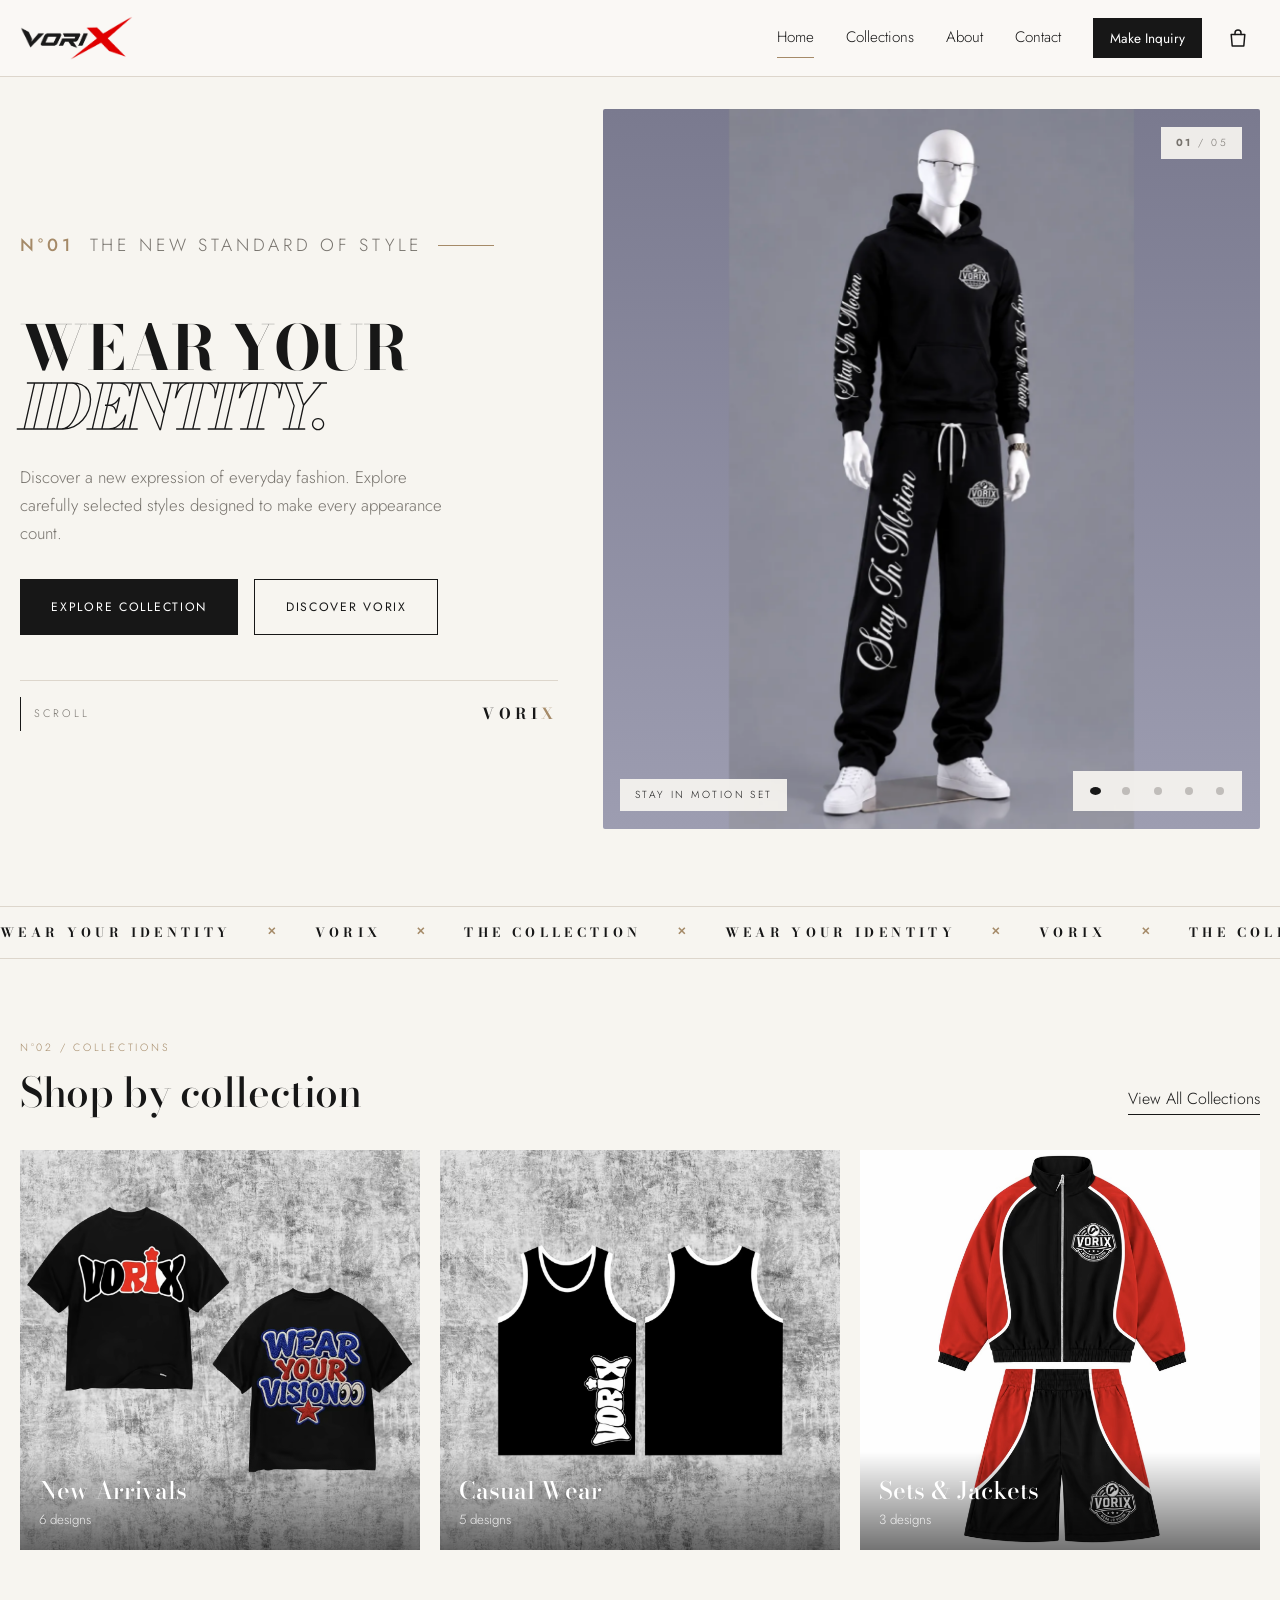
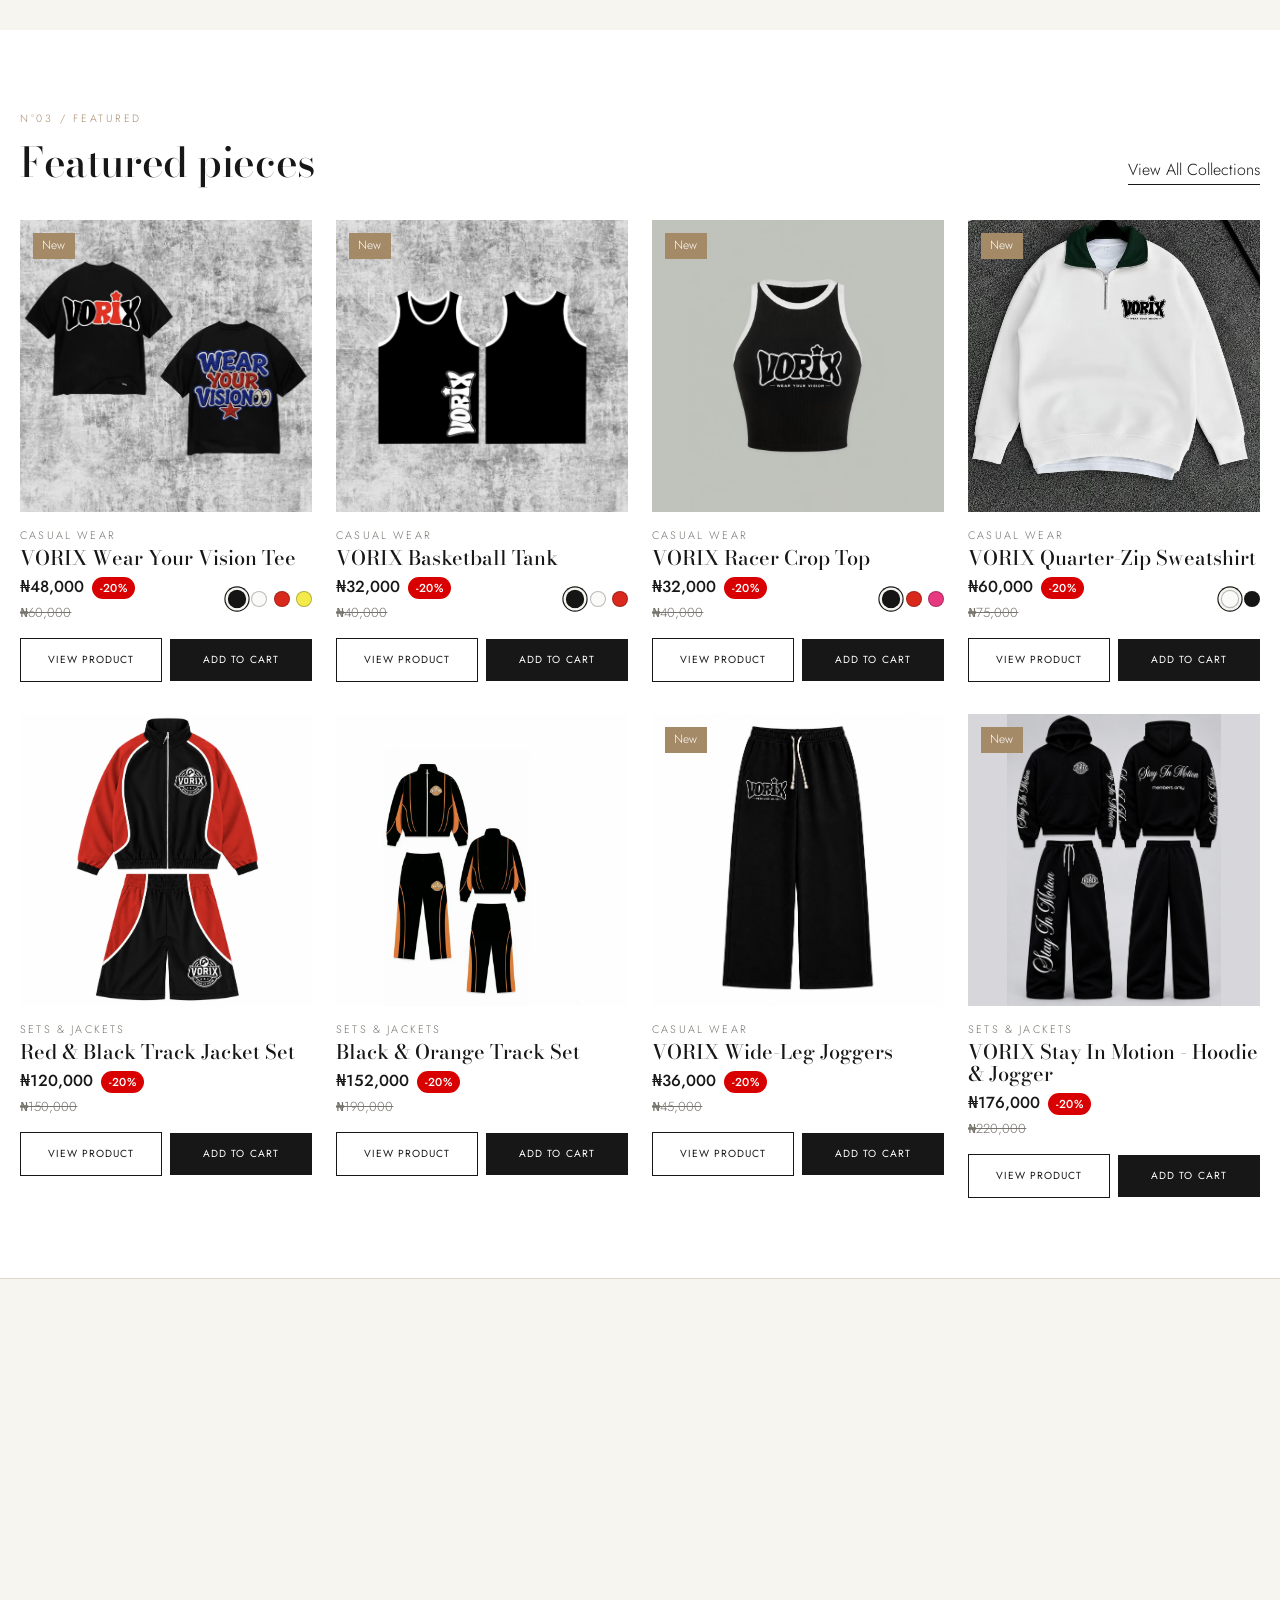
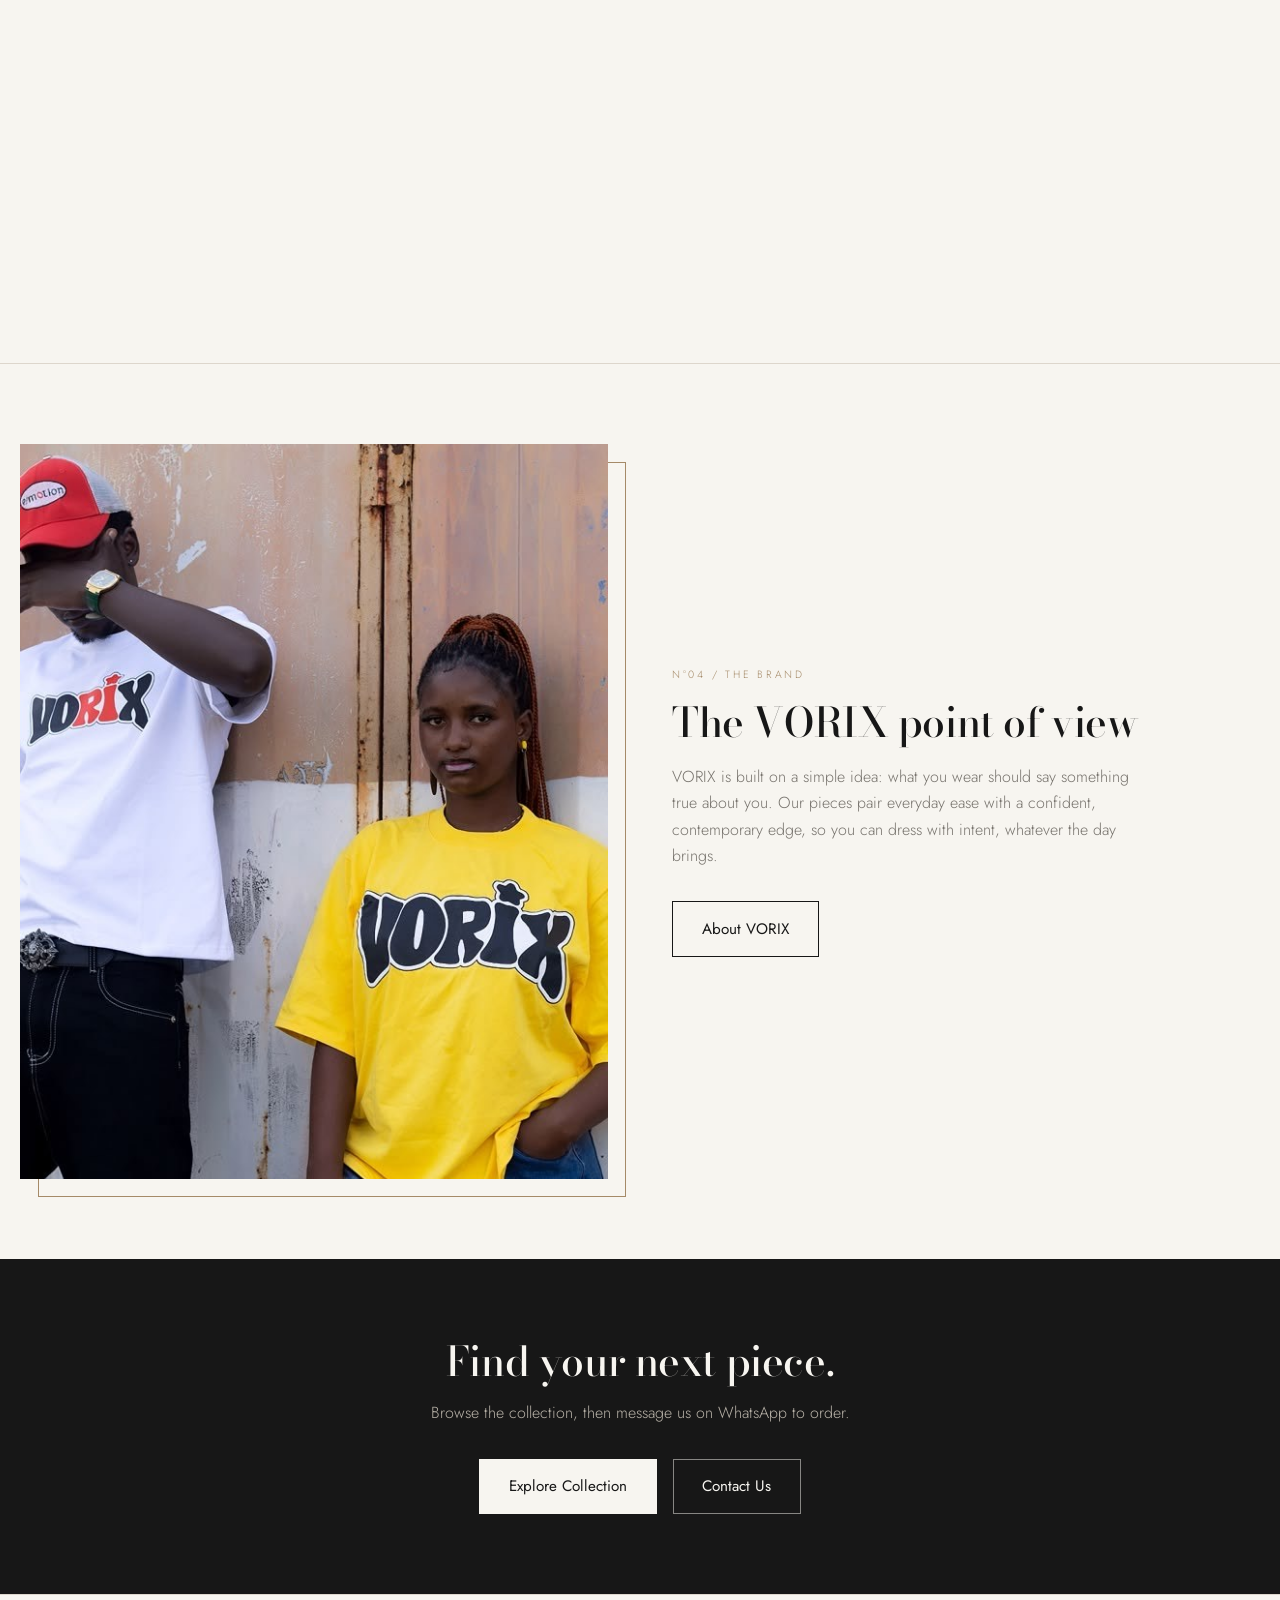
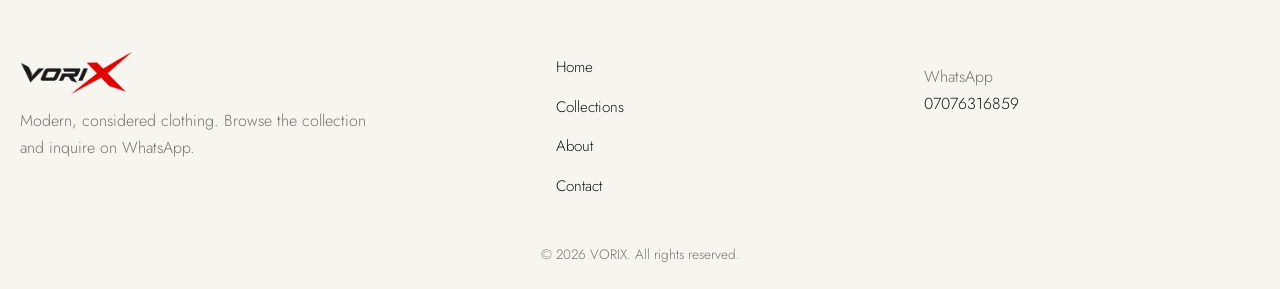
<file: index.html>
<!DOCTYPE html>
<html lang="en">
<head>
<meta charset="UTF-8">
<meta name="viewport" content="width=device-width, initial-scale=1">
<title>VORIX | Modern Fashion</title>
<meta name="description" content="VORIX is a modern fashion label. Explore the collection and inquire on WhatsApp.">
<meta property="og:title" content="VORIX | Modern Fashion">
<meta property="og:description" content="VORIX is a modern fashion label. Explore the collection and inquire on WhatsApp.">
<meta property="og:type" content="website">
<meta property="og:image" content="assets/images/mannequin/look-1.webp">
<link rel="icon" href="assets/icons/favicon.png">
<link rel="preconnect" href="https://fonts.googleapis.com">
<link rel="preconnect" href="https://fonts.gstatic.com" crossorigin>
<link href="https://fonts.googleapis.com/css2?family=Bodoni+Moda:ital,wght@0,500;0,700;1,500;1,700&family=Jost:wght@300;400;500&display=swap" rel="stylesheet">
<link rel="stylesheet" href="css/style.css">

<script>
function imgFallback(i){i.onerror=null;i.src='data:image/svg+xml;utf8,'+encodeURIComponent('<svg xmlns="http://www.w3.org/2000/svg" viewBox="0 0 400 500"><rect width="400" height="500" fill="#E8E2D9"/><text x="200" y="255" text-anchor="middle" font-family="Georgia,serif" font-size="28" letter-spacing="6" fill="#8A8178">VORIX</text></svg>');}
function fitImg(i){var t=i.naturalHeight/i.naturalWidth>1.18;i.classList.toggle('tall',t);i.parentElement.style.background=(t&&i.dataset.bg)?i.dataset.bg:'';}
function logoFallback(i){var s=document.createElement('span');s.className='wordmark';s.textContent='VORIX';i.replaceWith(s);}
</script>
</head>
<body>
<a class="skip" href="#main">Skip to content</a>
<header class="site-header">
  <div class="container bar">
    <a class="logo" href="index.html" aria-label="VORIX home"><img src="assets/images/logo.png" alt="VORIX" onerror="logoFallback(this)"></a>
    <nav id="nav" aria-label="Main">
      <a href="index.html" aria-current="page">Home</a>
      <a href="collections.html" >Collections</a>
      <a href="about.html" >About</a>
      <a href="contact.html" >Contact</a>
      <a class="btn btn-sm nav-cta" href="#" data-wa target="_blank" rel="noopener">Make Inquiry</a>
    </nav>
    <a class="cart-link" href="cart.html" aria-label="Shopping bag, empty"><svg viewBox="0 0 24 24" width="24" height="24" fill="none" stroke="currentColor" stroke-width="1.5" stroke-linecap="round" stroke-linejoin="round" aria-hidden="true" focusable="false"><path d="M5.2 8.5h13.6l-1 11.5H6.2l-1-11.5z"/><path d="M9 8.5V7a3 3 0 0 1 6 0v1.5"/></svg><span class="cart-badge" hidden>0</span></a>
    <button class="menu-btn" aria-label="Menu" aria-expanded="false" aria-controls="nav"><span></span><span></span></button>
  </div>
</header>
<main id="main">
<div class="hero-track" id="heroTrack">
<section class="hero">
  <div class="hero-grid">
    <div class="hero-text">
      <p class="label a-fade"><b>N°01</b> The new standard of style</p>
      <h1><span class="ln">WEAR YOUR</span><span class="ln"><em>IDENTITY.</em></span></h1>
      <p class="sub">Discover a new expression of everyday fashion. Explore carefully selected styles designed to make every appearance count.</p>
      <div class="btn-row"><a class="btn" href="collections.html">Explore Collection</a><a class="btn btn-ghost" href="about.html">Discover VORIX</a></div>
      <div class="hero-foot"><a class="scroll" href="#shop" aria-label="Scroll to collections"><i></i>Scroll</a><span class="sig">VORI<b>X</b></span></div>
    </div>
    <figure class="hero-photo" id="looks">
      <img class="look is-active" src="assets/images/mannequin/look-1.webp" alt="Black hoodie and joggers with Stay In Motion script" width="941" height="1671" data-name="Stay In Motion set" decoding="async" fetchpriority="high" onerror="imgFallback(this)">
      <img class="look" src="assets/images/mannequin/look-2.webp" alt="Black velour track set with orange panels" width="941" height="1671" data-name="Velour track set" decoding="async" loading="lazy" onerror="imgFallback(this)">
      <img class="look" src="assets/images/mannequin/look-3.webp" alt="Black ribbed tank with VORIX print and baggy black jeans" width="941" height="1671" data-name="Ribbed tank and baggy jeans" decoding="async" loading="lazy" onerror="imgFallback(this)">
      <img class="look" src="assets/images/mannequin/look-4.webp" alt="Red and black track jacket with matching shorts" width="941" height="1671" data-name="Track jacket and shorts" decoding="async" loading="lazy" onerror="imgFallback(this)">
      <img class="look" src="assets/images/mannequin/look-5.webp" alt="White quarter-zip sweatshirt with green collar and black jeans" width="941" height="1671" data-name="Quarter-zip and baggy jeans" decoding="async" loading="lazy" onerror="imgFallback(this)">
      <span class="idx"><b>01</b> / 05</span>
      <figcaption>Stay In Motion set</figcaption>
      <div class="look-dots" role="group" aria-label="Choose a look"><button type="button" aria-label="Show look 1: Stay In Motion set" aria-current="true"></button><button type="button" aria-label="Show look 2: Velour track set"></button><button type="button" aria-label="Show look 3: Ribbed tank and baggy jeans"></button><button type="button" aria-label="Show look 4: Track jacket and shorts"></button><button type="button" aria-label="Show look 5: Quarter-zip and baggy jeans"></button></div>
    </figure>
  </div>
</section>
</div>
<div class="marquee" aria-hidden="true"><div class="track"><span>WEAR YOUR IDENTITY</span><i>✕</i><span>VORIX</span><i>✕</i><span>THE COLLECTION</span><i>✕</i><span>WEAR YOUR IDENTITY</span><i>✕</i><span>VORIX</span><i>✕</i><span>THE COLLECTION</span><i>✕</i><span>WEAR YOUR IDENTITY</span><i>✕</i><span>VORIX</span><i>✕</i><span>THE COLLECTION</span><i>✕</i><span>WEAR YOUR IDENTITY</span><i>✕</i><span>VORIX</span><i>✕</i><span>THE COLLECTION</span><i>✕</i><span>WEAR YOUR IDENTITY</span><i>✕</i><span>VORIX</span><i>✕</i><span>THE COLLECTION</span><i>✕</i><span>WEAR YOUR IDENTITY</span><i>✕</i><span>VORIX</span><i>✕</i><span>THE COLLECTION</span><i>✕</i></div></div>
<section class="section" id="shop"><div class="container">
  <div class="sec-head reveal"><div><span class="eyebrow">N°02 / Collections</span><h2>Shop by collection</h2></div><a class="link" href="collections.html">View All Collections</a></div>
  <div class="tiles" id="home-collections"></div>
</div></section>
<section class="section alt"><div class="container">
  <div class="sec-head reveal"><div><span class="eyebrow">N°03 / Featured</span><h2>Featured pieces</h2></div><a class="link" href="collections.html">View All Collections</a></div>
  <div class="grid" id="home-featured"></div>
</div></section>
<section class="section social" id="social" aria-labelledby="social-title"><div class="container">
  <div class="soc-head reveal"><span class="eyebrow">STAY CONNECTED</span><h2 id="social-title">FOLLOW THE VORIX EXPERIENCE.</h2>
    <p>Discover our latest styles, explore new drops, and stay connected with VORIX across social media.</p></div>
  <div class="soc-grid">
    <a class="soc-card reveal" data-social="instagram" href="https://www.instagram.com/" target="_blank" rel="noopener noreferrer" aria-label="Follow VORIX on Instagram, opens in a new tab">
      <span class="soc-icon"><svg viewBox="0 0 24 24" width="30" height="30" fill="none" stroke="currentColor" stroke-width="1.6" stroke-linecap="round" stroke-linejoin="round" aria-hidden="true" focusable="false"><rect x="3" y="3" width="18" height="18" rx="5"/><circle cx="12" cy="12" r="4.2"/><circle cx="17.4" cy="6.6" r="1.1" fill="currentColor" stroke="none"/></svg></span>
      <span class="soc-name">INSTAGRAM</span>
      <span class="soc-text">Explore our latest looks, collections and fashion inspiration.</span>
      <span class="soc-cta">Follow on Instagram <b aria-hidden="true">&#8599;</b></span>
    </a>
    <a class="soc-card reveal" data-social="tiktok" href="https://www.tiktok.com/" target="_blank" rel="noopener noreferrer" aria-label="Follow VORIX on TikTok, opens in a new tab">
      <span class="soc-icon"><svg viewBox="0 0 24 24" width="28" height="28" fill="currentColor" aria-hidden="true" focusable="false"><path d="M12.53.02c1.31-.02 2.61-.01 3.91-.02.08 1.53.63 3.09 1.75 4.17 1.12 1.11 2.7 1.62 4.24 1.79v4.03c-1.44-.05-2.89-.35-4.2-.97-.57-.26-1.1-.59-1.62-.93-.01 2.92.01 5.84-.02 8.75-.08 1.4-.54 2.79-1.35 3.94-1.31 1.92-3.58 3.17-5.91 3.21-1.43.08-2.86-.31-4.08-1.03-2.02-1.19-3.44-3.37-3.65-5.71-.02-.5-.03-1-.01-1.49.18-1.9 1.12-3.72 2.58-4.96 1.66-1.44 3.98-2.13 6.15-1.72.02 1.48-.04 2.96-.04 4.44-.99-.32-2.15-.23-3.02.37-.63.41-1.11 1.04-1.36 1.75-.21.51-.15 1.07-.14 1.61.24 1.64 1.82 3.02 3.5 2.87 1.12-.01 2.19-.66 2.77-1.61.19-.33.4-.67.41-1.06.1-1.79.06-3.57.07-5.36.01-4.03-.01-8.05.02-12.07z"/></svg></span>
      <span class="soc-name">TIKTOK</span>
      <span class="soc-text">Discover VORIX through videos, styling inspiration and new arrivals.</span>
      <span class="soc-cta">Follow on TikTok <b aria-hidden="true">&#8599;</b></span>
    </a>
    <a class="soc-card reveal" data-social="facebook" href="https://www.facebook.com/" target="_blank" rel="noopener noreferrer" aria-label="Follow VORIX on Facebook, opens in a new tab">
      <span class="soc-icon"><svg viewBox="0 0 24 24" width="28" height="28" fill="currentColor" aria-hidden="true" focusable="false"><path d="M13.5 22v-8.2h2.8l.5-3.3h-3.3V8.4c0-.95.4-1.7 1.8-1.7h1.6V3.8c-.3 0-1.3-.15-2.5-.15-2.6 0-4.3 1.6-4.3 4.4v2.45H7.3v3.3h2.8V22h3.4z"/></svg></span>
      <span class="soc-name">FACEBOOK</span>
      <span class="soc-text">Stay updated with VORIX news, collections and announcements.</span>
      <span class="soc-cta">Follow on Facebook <b aria-hidden="true">&#8599;</b></span>
    </a>
  </div>
</div></section>
<section class="section"><div class="container editorial">
  <div class="ed-img reveal"><img src="assets/images/brand/brand-01.jpg" alt="VORIX brand photography" loading="lazy" onerror="imgFallback(this)"></div>
  <div class="ed-text reveal"><span class="eyebrow">N°04 / The Brand</span><h2>The VORIX point of view</h2>
    <p>VORIX is built on a simple idea: what you wear should say something true about you. Our pieces pair everyday ease with a confident, contemporary edge, so you can dress with intent, whatever the day brings.</p>
    <a class="btn btn-ghost" href="about.html">About VORIX</a></div>
</div></section>
<section class="cta"><div class="container reveal"><h2>Find your next piece.</h2><p>Browse the collection, then message us on WhatsApp to order.</p>
  <div class="btn-row center"><a class="btn" href="collections.html">Explore Collection</a><a class="btn btn-ghost" href="contact.html">Contact Us</a></div></div></section>
</main>
<footer class="site-footer">
  <div class="container foot">
    <div><a class="logo" href="index.html"><img src="assets/images/logo.png" alt="VORIX" onerror="logoFallback(this)"></a>
      <p>Modern, considered clothing. Browse the collection and inquire on WhatsApp.</p></div>
    <nav aria-label="Footer"><a href="index.html">Home</a><a href="collections.html">Collections</a><a href="about.html">About</a><a href="contact.html">Contact</a></nav>
    <div><p>WhatsApp</p><a href="#" data-wa target="_blank" rel="noopener">07076316859</a></div>
  </div>
  <p class="copy">© <span class="year"></span> VORIX. All rights reserved.</p>
</footer>
<script src="js/products.js"></script>
<script src="js/supabase-config.js"></script>
<script src="js/store-sync.js"></script>
<script src="js/main.js"></script>
<script src="js/hero-looks.js"></script>

</body>
</html>
</file>
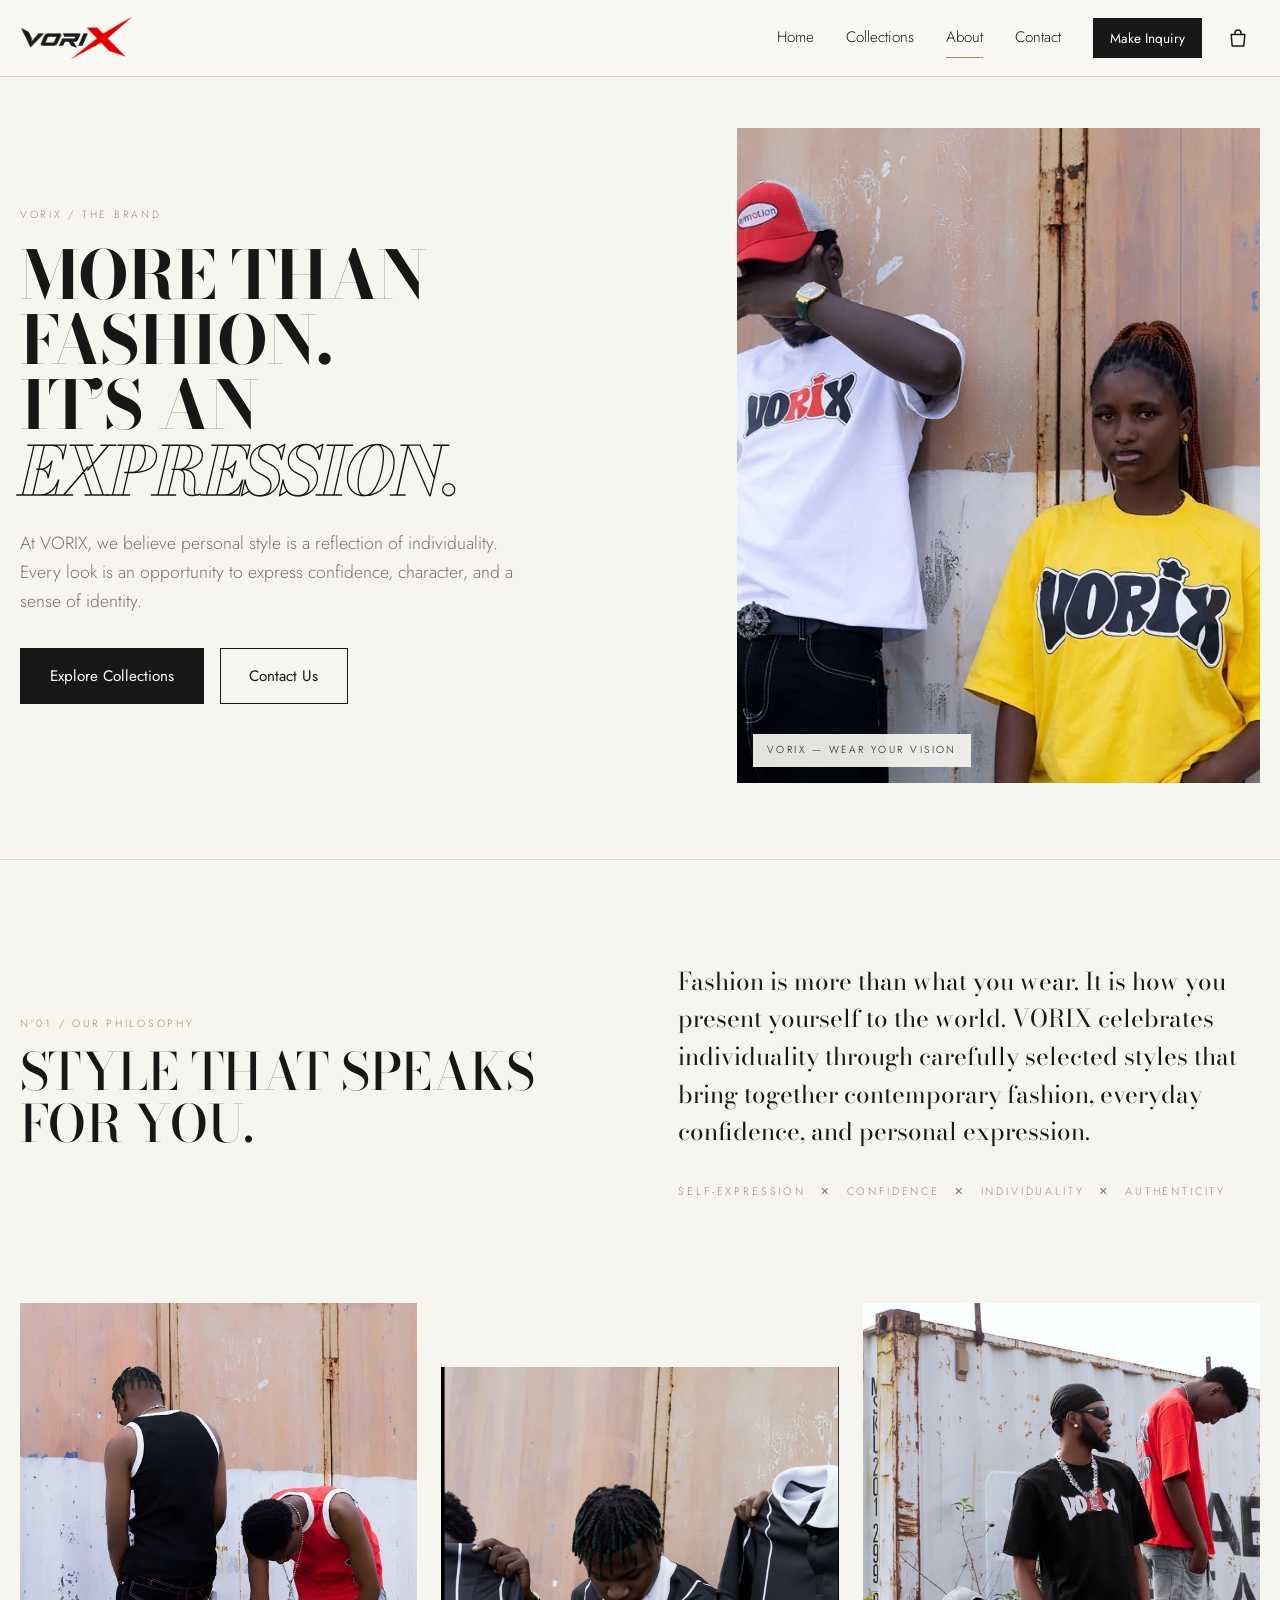
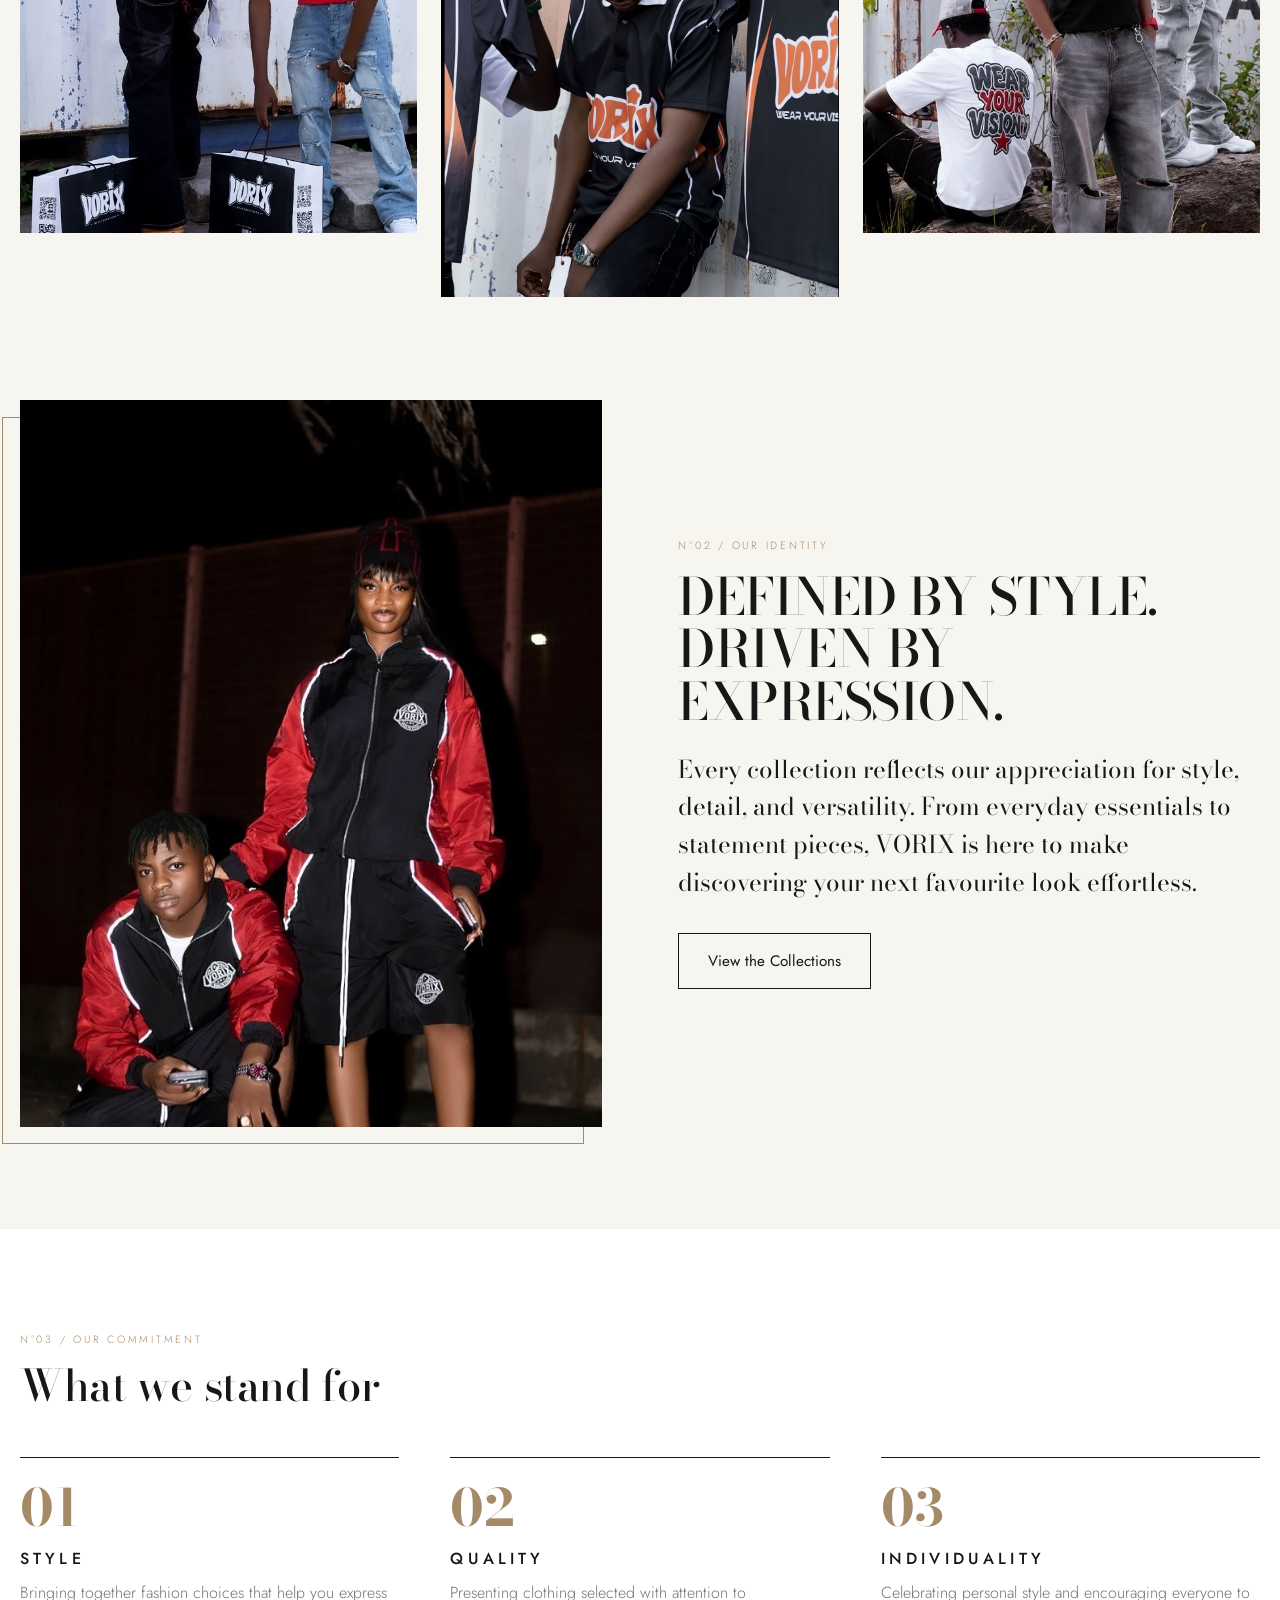
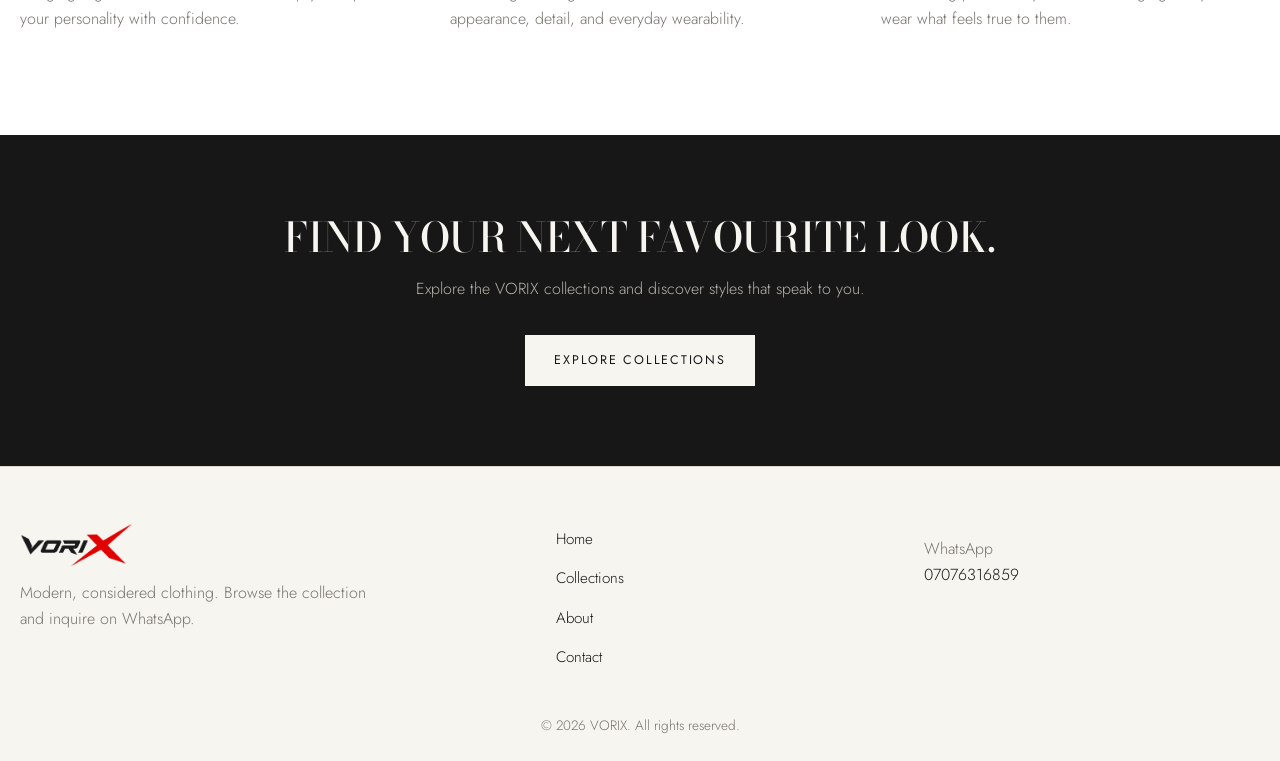
<file: about - Copy.html>
<!DOCTYPE html>
<html lang="en">
<head>
<meta charset="UTF-8">
<meta name="viewport" content="width=device-width, initial-scale=1">
<title>About | VORIX</title>
<meta name="description" content="Learn about VORIX, its philosophy and fashion identity.">
<meta property="og:title" content="About | VORIX">
<meta property="og:description" content="Learn about VORIX, its philosophy and fashion identity.">
<meta property="og:type" content="website">
<meta property="og:image" content="assets/images/hero.jpg">
<link rel="icon" href="assets/icons/favicon.png">
<link rel="preconnect" href="https://fonts.googleapis.com">
<link rel="preconnect" href="https://fonts.gstatic.com" crossorigin>
<link href="https://fonts.googleapis.com/css2?family=Bodoni+Moda:ital,wght@0,500;0,700;1,500;1,700&family=Jost:wght@300;400;500&display=swap" rel="stylesheet">
<link rel="stylesheet" href="css/style.css">
<link rel="stylesheet" href="css/about.css">
<script>
function imgFallback(i){i.onerror=null;i.src='data:image/svg+xml;utf8,'+encodeURIComponent('<svg xmlns="http://www.w3.org/2000/svg" viewBox="0 0 400 500"><rect width="400" height="500" fill="#E8E2D9"/><text x="200" y="255" text-anchor="middle" font-family="Georgia,serif" font-size="28" letter-spacing="6" fill="#8A8178">VORIX</text></svg>');}
function fitImg(i){var t=i.naturalHeight/i.naturalWidth>1.18;i.classList.toggle('tall',t);i.parentElement.style.background=(t&&i.dataset.bg)?i.dataset.bg:'';}
function logoFallback(i){var s=document.createElement('span');s.className='wordmark';s.textContent='VORIX';i.replaceWith(s);}
</script>
</head>
<body>
<a class="skip" href="#main">Skip to content</a>
<header class="site-header">
  <div class="container bar">
    <a class="logo" href="index.html" aria-label="VORIX home"><img src="assets/images/logo.png" alt="VORIX" onerror="logoFallback(this)"></a>
    <nav id="nav" aria-label="Main">
      <a href="index.html" >Home</a>
      <a href="collections.html" >Collections</a>
      <a href="about.html" aria-current="page">About</a>
      <a href="contact.html" >Contact</a>
      <a class="btn btn-sm nav-cta" href="#" data-wa target="_blank" rel="noopener">Make Inquiry</a>
    </nav>
    <a class="cart-link" href="cart.html" aria-label="Shopping bag, empty"><svg viewBox="0 0 24 24" width="24" height="24" fill="none" stroke="currentColor" stroke-width="1.5" stroke-linecap="round" stroke-linejoin="round" aria-hidden="true" focusable="false"><path d="M5.2 8.5h13.6l-1 11.5H6.2l-1-11.5z"/><path d="M9 8.5V7a3 3 0 0 1 6 0v1.5"/></svg><span class="cart-badge" hidden>0</span></a>
    <button class="menu-btn" aria-label="Menu" aria-expanded="false" aria-controls="nav"><span></span><span></span></button>
  </div>
</header>
<main id="main">
<section class="ab-hero"><div class="container wrap">
  <div class="ab-text">
    <span class="eyebrow">VORIX / The Brand</span>
    <h1><span class="l">MORE THAN FASHION.</span><span class="l">IT’S AN <em>EXPRESSION.</em></span></h1>
    <p class="lead">At VORIX, we believe personal style is a reflection of individuality. Every look is an opportunity to express confidence, character, and a sense of identity.</p>
    <div class="btn-row"><a class="btn" href="collections.html">Explore Collections</a><a class="btn btn-ghost" href="contact.html">Contact Us</a></div>
  </div>
  <figure class="ab-photo frame"><img src="assets/images/brand/brand-01.jpg" alt="Two models wearing white and yellow VORIX graphic tees against a rusted container" onerror="imgFallback(this)"><figcaption>VORIX — Wear Your Vision</figcaption></figure>
</div></section>

<section class="ab-phil"><div class="container ab-two reveal">
  <div><span class="eyebrow">N°01 / Our Philosophy</span><h2>STYLE THAT SPEAKS FOR YOU.</h2></div>
  <div><p class="big">Fashion is more than what you wear. It is how you present yourself to the world. VORIX celebrates individuality through carefully selected styles that bring together contemporary fashion, everyday confidence, and personal expression.</p>
  <p class="keys">Self-expression<i>✕</i>Confidence<i>✕</i>Individuality<i>✕</i>Authenticity</p></div>
</div></section>

<section class="container ab-strip" aria-label="VORIX photography">
  <figure class="reveal"><img src="assets/images/brand/brand-02.jpg" alt="Models beside VORIX shopping bags" loading="lazy" onerror="imgFallback(this)"></figure>
  <figure class="reveal"><img src="assets/images/brand/brand-04.jpg" alt="Models in black and orange VORIX jerseys" loading="lazy" onerror="imgFallback(this)"></figure>
  <figure class="reveal"><img src="assets/images/hero.jpg" alt="Three models in VORIX graphic tees" loading="lazy" onerror="imgFallback(this)"></figure>
</section>

<section class="ab-id"><div class="container ab-two flip">
  <figure class="ab-photo frame reveal"><img src="assets/images/brand/brand-03.jpg" alt="Two models in red and black VORIX track sets at night" loading="lazy" onerror="imgFallback(this)"></figure>
  <div class="reveal"><span class="eyebrow">N°02 / Our Identity</span><h2>DEFINED BY STYLE. DRIVEN BY EXPRESSION.</h2>
  <p class="big">Every collection reflects our appreciation for style, detail, and versatility. From everyday essentials to statement pieces, VORIX is here to make discovering your next favourite look effortless.</p>
  <a class="btn btn-ghost" href="collections.html">View the Collections</a></div>
</div></section>

<section class="ab-commit"><div class="container">
  <div class="reveal"><span class="eyebrow">N°03 / Our Commitment</span><h2>What we stand for</h2></div>
  <div class="ab-cols">
    <article class="reveal"><b>01</b><h3>STYLE</h3><p>Bringing together fashion choices that help you express your personality with confidence.</p></article>
    <article class="reveal"><b>02</b><h3>QUALITY</h3><p>Presenting clothing selected with attention to appearance, detail, and everyday wearability.</p></article>
    <article class="reveal"><b>03</b><h3>INDIVIDUALITY</h3><p>Celebrating personal style and encouraging everyone to wear what feels true to them.</p></article>
  </div>
</div></section>

<section class="cta"><div class="container reveal"><h2>FIND YOUR NEXT FAVOURITE LOOK.</h2><p>Explore the VORIX collections and discover styles that speak to you.</p>
  <div class="btn-row center"><a class="btn" href="collections.html">Explore Collections</a></div></div></section>
</main>
<footer class="site-footer">
  <div class="container foot">
    <div><a class="logo" href="index.html"><img src="assets/images/logo.png" alt="VORIX" onerror="logoFallback(this)"></a>
      <p>Modern, considered clothing. Browse the collection and inquire on WhatsApp.</p></div>
    <nav aria-label="Footer"><a href="index.html">Home</a><a href="collections.html">Collections</a><a href="about.html">About</a><a href="contact.html">Contact</a></nav>
    <div><p>WhatsApp</p><a href="#" data-wa target="_blank" rel="noopener">07076316859</a></div>
  </div>
  <p class="copy">© <span class="year"></span> VORIX. All rights reserved.</p>
</footer>
<script src="js/products.js"></script>
<script src="js/supabase-config.js"></script>
<script src="js/store-sync.js"></script>
<script src="js/main.js"></script>

</body>
</html>
</file>
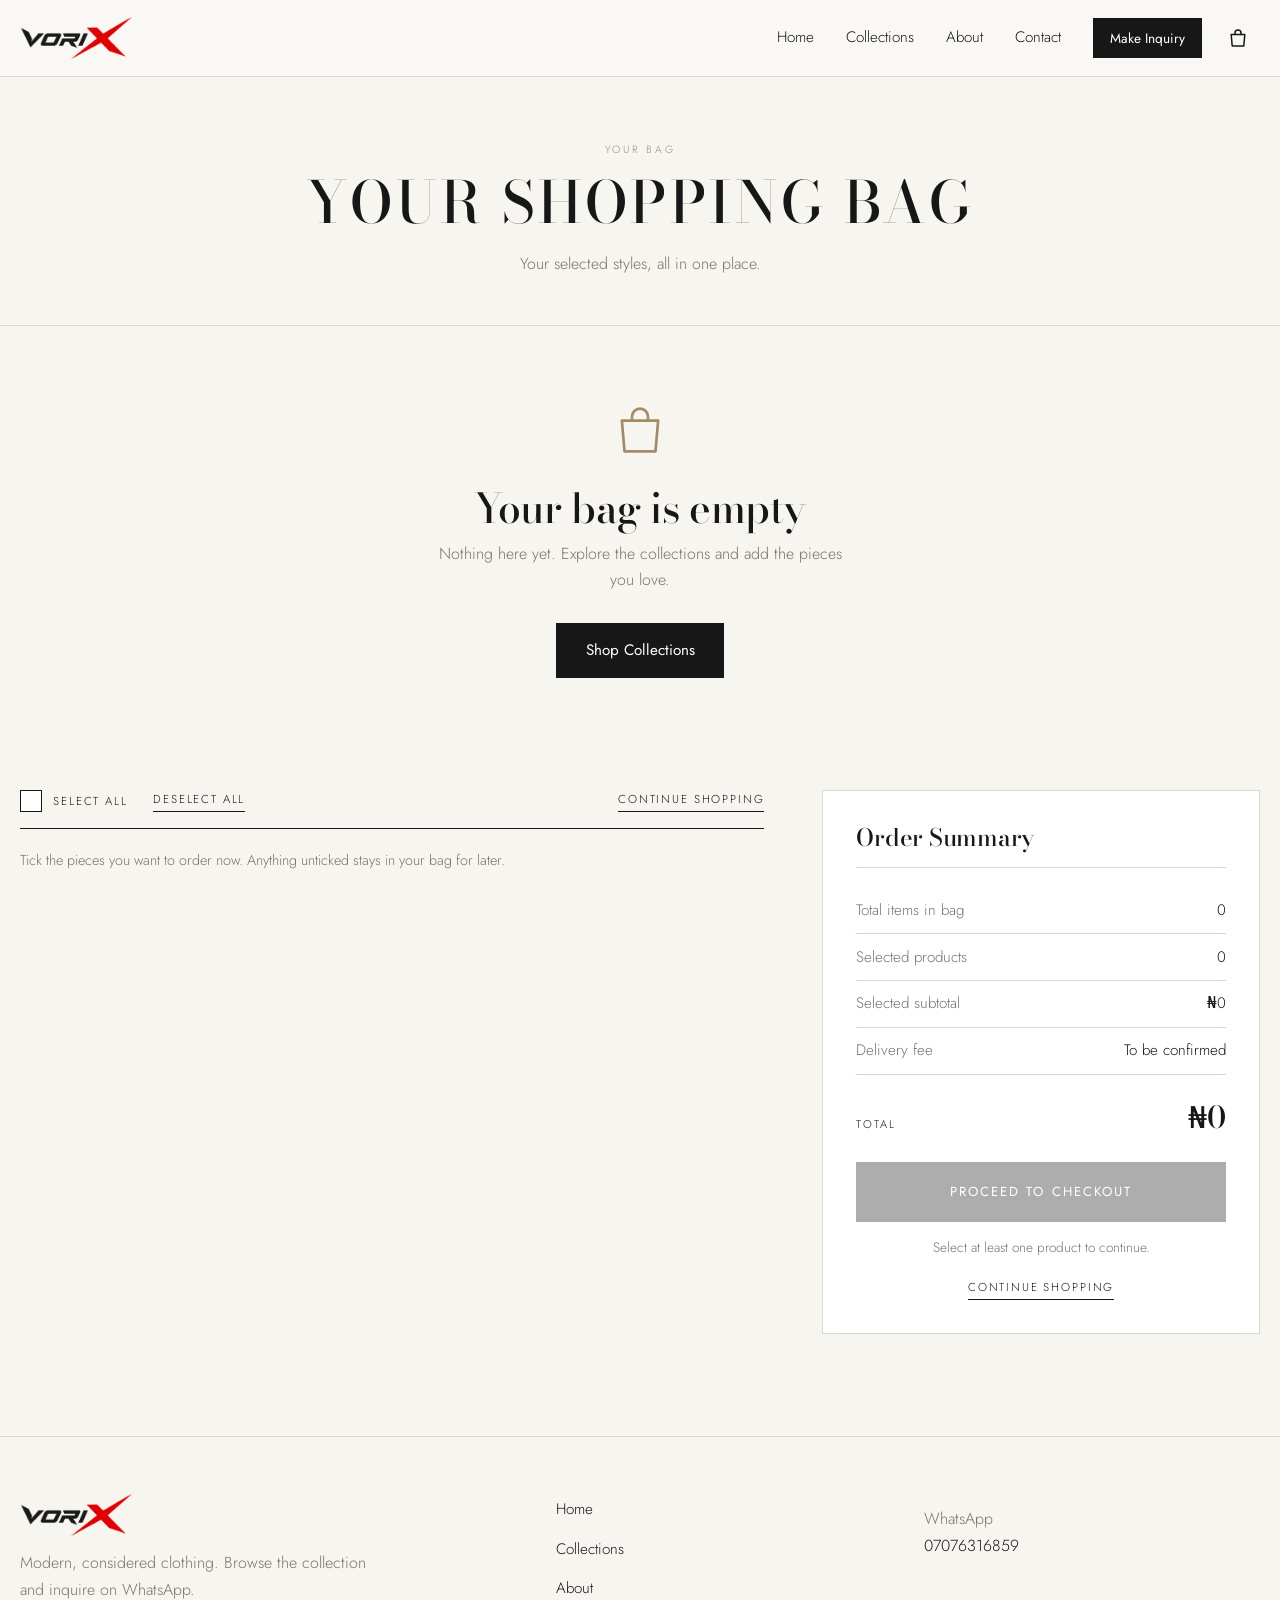
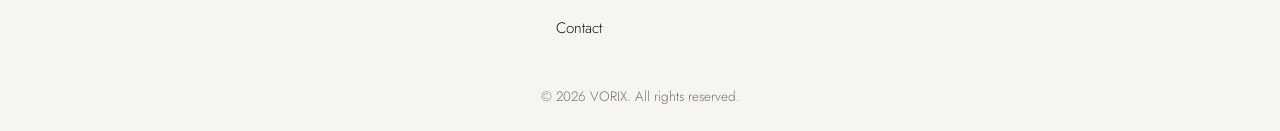
<file: cart - Copy.html>
<!DOCTYPE html>
<html lang="en">
<head>
<meta charset="UTF-8">
<meta name="viewport" content="width=device-width, initial-scale=1">
<title>Your Shopping Bag | VORIX</title>
<meta name="description" content="Review your selected VORIX styles, choose what to order now and continue to checkout.">
<meta name="robots" content="noindex">
<meta property="og:title" content="Your Shopping Bag | VORIX">
<meta property="og:description" content="Review your selected VORIX styles and continue to checkout.">
<meta property="og:type" content="website">
<meta property="og:image" content="assets/images/hero.jpg">
<link rel="icon" href="assets/icons/favicon.png">
<link rel="preconnect" href="https://fonts.googleapis.com">
<link rel="preconnect" href="https://fonts.gstatic.com" crossorigin>
<link href="https://fonts.googleapis.com/css2?family=Bodoni+Moda:ital,wght@0,500;0,700;1,500;1,700&family=Jost:wght@300;400;500&display=swap" rel="stylesheet">
<link rel="stylesheet" href="css/style.css">
<link rel="stylesheet" href="css/cart.css">
<script>
function imgFallback(i){i.onerror=null;i.src='data:image/svg+xml;utf8,'+encodeURIComponent('<svg xmlns="http://www.w3.org/2000/svg" viewBox="0 0 400 500"><rect width="400" height="500" fill="#E8E2D9"/><text x="200" y="255" text-anchor="middle" font-family="Georgia,serif" font-size="28" letter-spacing="6" fill="#8A8178">VORIX</text></svg>');}
function fitImg(i){var t=i.naturalHeight/i.naturalWidth>1.18;i.classList.toggle('tall',t);i.parentElement.style.background=(t&&i.dataset.bg)?i.dataset.bg:'';}
function logoFallback(i){var s=document.createElement('span');s.className='wordmark';s.textContent='VORIX';i.replaceWith(s);}
</script>
</head>
<body>
<a class="skip" href="#main">Skip to content</a>
<header class="site-header">
  <div class="container bar">
    <a class="logo" href="index.html" aria-label="VORIX home"><img src="assets/images/logo.png" alt="VORIX" onerror="logoFallback(this)"></a>
    <nav id="nav" aria-label="Main">
      <a href="index.html" >Home</a>
      <a href="collections.html" >Collections</a>
      <a href="about.html" >About</a>
      <a href="contact.html">Contact</a>
      <a class="btn btn-sm nav-cta" href="#" data-wa target="_blank" rel="noopener">Make Inquiry</a>
    </nav>
    <a class="cart-link" href="cart.html" aria-label="Shopping bag, empty"><svg viewBox="0 0 24 24" width="24" height="24" fill="none" stroke="currentColor" stroke-width="1.5" stroke-linecap="round" stroke-linejoin="round" aria-hidden="true" focusable="false"><path d="M5.2 8.5h13.6l-1 11.5H6.2l-1-11.5z"/><path d="M9 8.5V7a3 3 0 0 1 6 0v1.5"/></svg><span class="cart-badge" hidden>0</span></a>
    <button class="menu-btn" aria-label="Menu" aria-expanded="false" aria-controls="nav"><span></span><span></span></button>
  </div>
</header>
<main id="main">
<section class="page-head"><div class="container"><span class="eyebrow">Your Bag</span><h1>YOUR SHOPPING BAG</h1>
  <p>Your selected styles, all in one place.</p></div></section>

<div id="empty" class="container empty-cart" hidden>
  <svg viewBox="0 0 24 24" width="64" height="64" fill="none" stroke="currentColor" stroke-width="1" stroke-linecap="round" stroke-linejoin="round" aria-hidden="true" focusable="false"><path d="M5.2 8.5h13.6l-1 11.5H6.2l-1-11.5z"/><path d="M9 8.5V7a3 3 0 0 1 6 0v1.5"/></svg>
  <h2>Your bag is empty</h2>
  <p>Nothing here yet. Explore the collections and add the pieces you love.</p>
  <a class="btn" href="collections.html">Shop Collections</a>
</div>

<div id="cartwrap" class="container cart-grid" hidden>
  <section class="cart-main" aria-label="Items in your bag">
    <div class="cart-tools">
      <label class="chk"><input type="checkbox" id="sel-all"><span class="box" aria-hidden="true"></span><span class="chk-text">Select all</span></label>
      <button type="button" id="desel" class="textbtn">Deselect all</button>
      <a class="textbtn right" href="collections.html">Continue Shopping</a>
    </div>
    <ul id="cart-list" class="cart-list"></ul>
    <p class="cart-note">Tick the pieces you want to order now. Anything unticked stays in your bag for later.</p>
  </section>

  <aside class="cart-sum" aria-label="Order summary"><div class="sum-card">
    <h2>Order Summary</h2>
    <dl class="sum-rows">
      <div><dt>Total items in bag</dt><dd id="s-units">0</dd></div>
      <div><dt>Selected products</dt><dd id="s-selected">0</dd></div>
      <div><dt>Selected subtotal</dt><dd id="s-sub">₦0</dd></div>
      <div><dt>Delivery fee</dt><dd id="s-fee">To be confirmed</dd></div>
    </dl>
    <div class="sum-total"><span>Total</span><strong id="s-total">₦0</strong></div>
    <button type="button" id="checkout" class="btn btn-lg" disabled>Proceed to Checkout</button>
    <p id="hint" class="fine">Select at least one product to continue.</p>
    <a class="textbtn center" href="collections.html">Continue Shopping</a>
  </div></aside>
</div>
<p id="live" class="sr-only" role="status" aria-live="polite"></p>
</main>
<footer class="site-footer">
  <div class="container foot">
    <div><a class="logo" href="index.html"><img src="assets/images/logo.png" alt="VORIX" onerror="logoFallback(this)"></a>
      <p>Modern, considered clothing. Browse the collection and inquire on WhatsApp.</p></div>
    <nav aria-label="Footer"><a href="index.html">Home</a><a href="collections.html">Collections</a><a href="about.html">About</a><a href="contact.html">Contact</a></nav>
    <div><p>WhatsApp</p><a href="#" data-wa target="_blank" rel="noopener">07076316859</a></div>
  </div>
  <p class="copy">© <span class="year"></span> VORIX. All rights reserved.</p>
</footer>
<script src="js/products.js"></script>
<script src="js/supabase-config.js"></script>
<script src="js/store-sync.js"></script>
<script src="js/main.js"></script>
<script src="js/cart.js"></script>

</body>
</html>
</file>
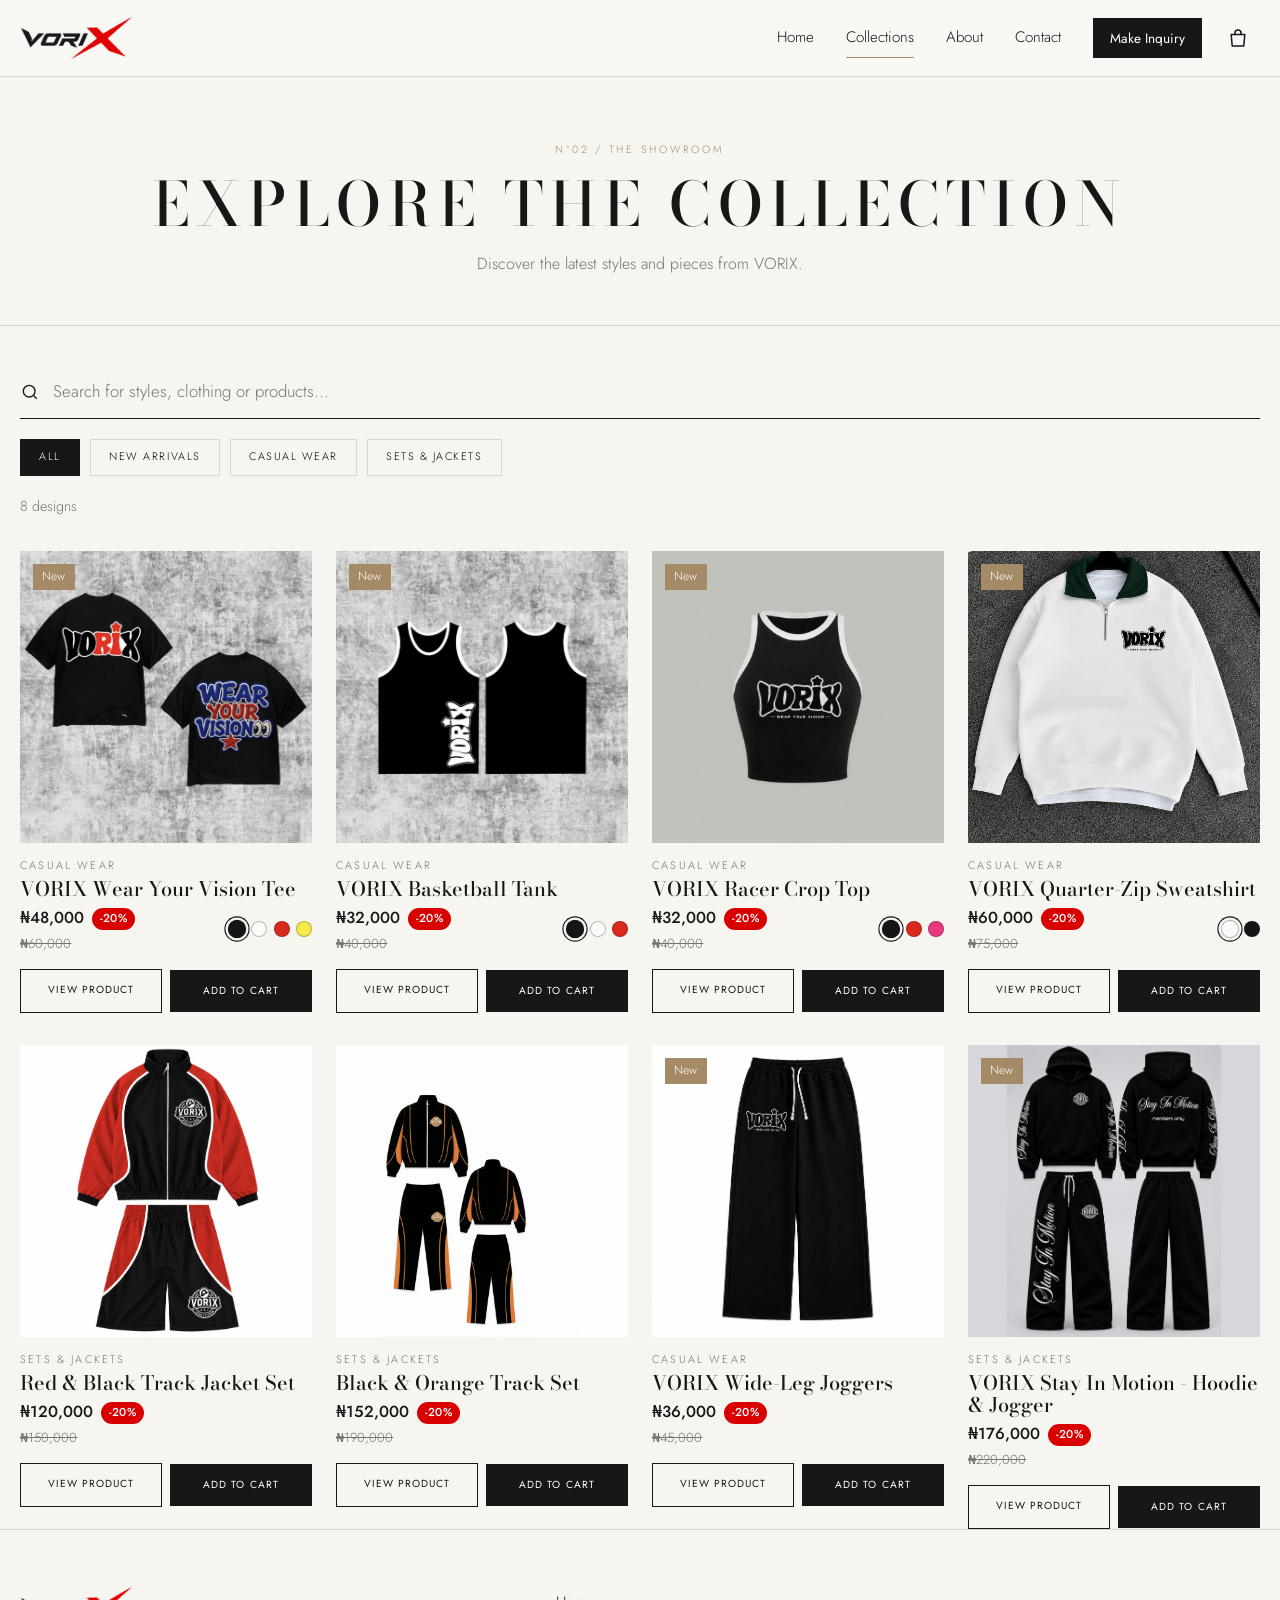
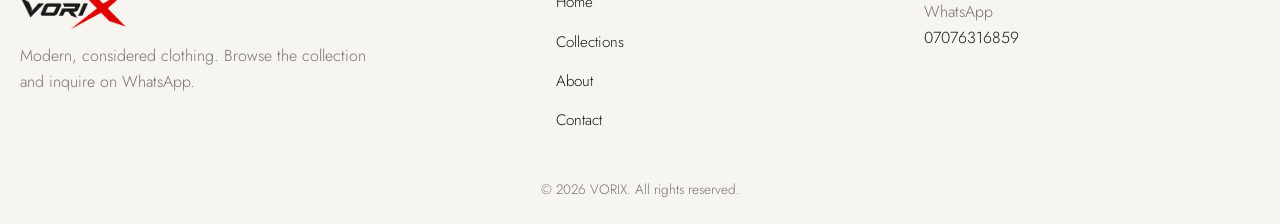
<file: collections - Copy.html>
<!DOCTYPE html>
<html lang="en">
<head>
<meta charset="UTF-8">
<meta name="viewport" content="width=device-width, initial-scale=1">
<title>Collections | VORIX</title>
<meta name="description" content="Browse all VORIX clothing. Search by style or filter by category, then inquire on WhatsApp.">
<meta property="og:title" content="Collections | VORIX">
<meta property="og:description" content="Browse all VORIX clothing. Search by style or filter by category, then inquire on WhatsApp.">
<meta property="og:type" content="website">
<meta property="og:image" content="assets/images/hero.jpg">
<link rel="icon" href="assets/icons/favicon.png">
<link rel="preconnect" href="https://fonts.googleapis.com">
<link rel="preconnect" href="https://fonts.gstatic.com" crossorigin>
<link href="https://fonts.googleapis.com/css2?family=Bodoni+Moda:ital,wght@0,500;0,700;1,500;1,700&family=Jost:wght@300;400;500&display=swap" rel="stylesheet">
<link rel="stylesheet" href="css/style.css">
<link rel="stylesheet" href="css/collections.css">
<script>
function imgFallback(i){i.onerror=null;i.src='data:image/svg+xml;utf8,'+encodeURIComponent('<svg xmlns="http://www.w3.org/2000/svg" viewBox="0 0 400 500"><rect width="400" height="500" fill="#E8E2D9"/><text x="200" y="255" text-anchor="middle" font-family="Georgia,serif" font-size="28" letter-spacing="6" fill="#8A8178">VORIX</text></svg>');}
function fitImg(i){var t=i.naturalHeight/i.naturalWidth>1.18;i.classList.toggle('tall',t);i.parentElement.style.background=(t&&i.dataset.bg)?i.dataset.bg:'';}
function logoFallback(i){var s=document.createElement('span');s.className='wordmark';s.textContent='VORIX';i.replaceWith(s);}
</script>
</head>
<body>
<a class="skip" href="#main">Skip to content</a>
<header class="site-header">
  <div class="container bar">
    <a class="logo" href="index.html" aria-label="VORIX home"><img src="assets/images/logo.png" alt="VORIX" onerror="logoFallback(this)"></a>
    <nav id="nav" aria-label="Main">
      <a href="index.html" >Home</a>
      <a href="collections.html" aria-current="page">Collections</a>
      <a href="about.html" >About</a>
      <a href="contact.html" >Contact</a>
      <a class="btn btn-sm nav-cta" href="#" data-wa target="_blank" rel="noopener">Make Inquiry</a>
    </nav>
    <a class="cart-link" href="cart.html" aria-label="Shopping bag, empty"><svg viewBox="0 0 24 24" width="24" height="24" fill="none" stroke="currentColor" stroke-width="1.5" stroke-linecap="round" stroke-linejoin="round" aria-hidden="true" focusable="false"><path d="M5.2 8.5h13.6l-1 11.5H6.2l-1-11.5z"/><path d="M9 8.5V7a3 3 0 0 1 6 0v1.5"/></svg><span class="cart-badge" hidden>0</span></a>
    <button class="menu-btn" aria-label="Menu" aria-expanded="false" aria-controls="nav"><span></span><span></span></button>
  </div>
</header>
<main id="main">
<section class="page-head"><div class="container"><span class="eyebrow">N°02 / The Showroom</span><h1>EXPLORE THE COLLECTION</h1><p>Discover the latest styles and pieces from VORIX.</p></div></section>
<section class="container tools">
  <div class="searchbox"><svg width="20" height="20" viewBox="0 0 24 24" fill="none" stroke="currentColor" stroke-width="1.6" aria-hidden="true"><circle cx="11" cy="11" r="7"/><path d="m20 20-3.5-3.5"/></svg>
    <input id="search" type="search" placeholder="Search for styles, clothing or products..." aria-label="Search products" autocomplete="off">
    <button id="clear" type="button" aria-label="Clear search" hidden>&times;</button></div>
  <div id="filters" class="filters" role="group" aria-label="Filter by category"></div>
  <p id="count" class="muted" aria-live="polite"></p>
</section>
<section class="container"><div class="grid" id="grid"></div>
  <div id="empty" class="empty" hidden><h2>No matching pieces</h2><p>Try a different word or choose another category.</p><button id="reset" type="button" class="btn btn-ghost">Show all pieces</button></div></section>
<div id="pv" class="pv" role="dialog" aria-modal="true" aria-labelledby="pv-title" hidden></div>
</main>
<footer class="site-footer">
  <div class="container foot">
    <div><a class="logo" href="index.html"><img src="assets/images/logo.png" alt="VORIX" onerror="logoFallback(this)"></a>
      <p>Modern, considered clothing. Browse the collection and inquire on WhatsApp.</p></div>
    <nav aria-label="Footer"><a href="index.html">Home</a><a href="collections.html">Collections</a><a href="about.html">About</a><a href="contact.html">Contact</a></nav>
    <div><p>WhatsApp</p><a href="#" data-wa target="_blank" rel="noopener">07076316859</a></div>
  </div>
  <p class="copy">© <span class="year"></span> VORIX. All rights reserved.</p>
</footer>
<script src="js/products.js"></script>
<script src="js/supabase-config.js"></script>
<script src="js/store-sync.js"></script>
<script src="js/main.js"></script>
<script src="js/collections.js"></script>
</body>
</html>
</file>
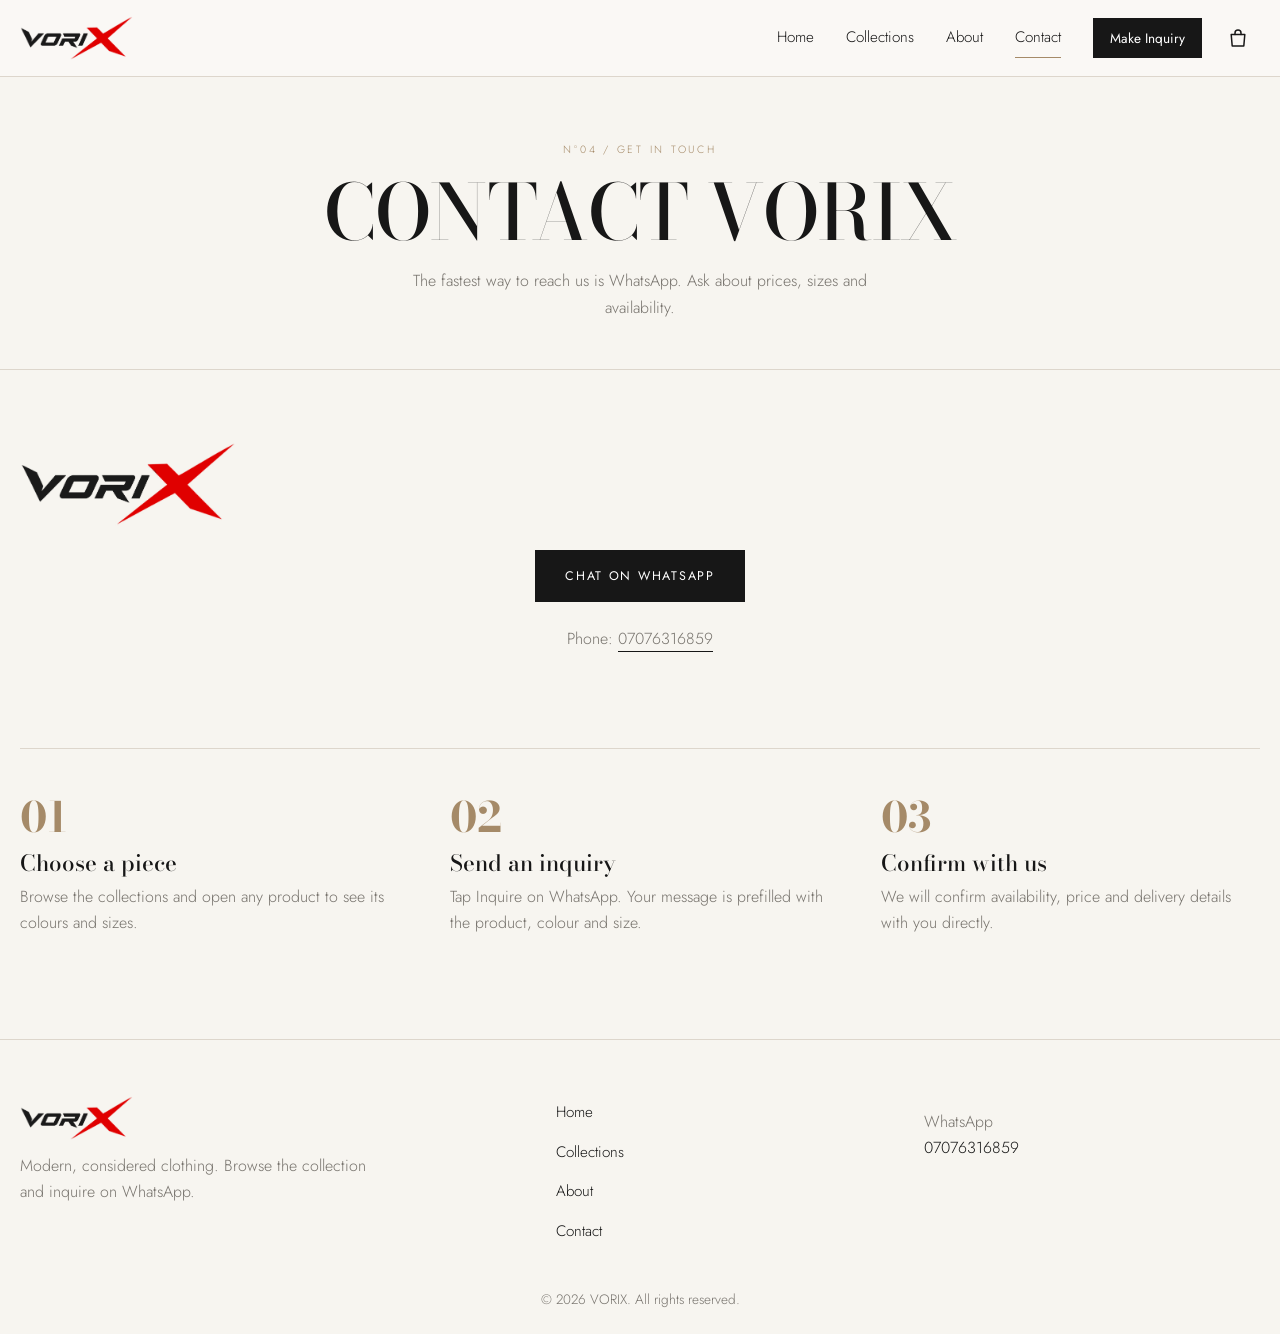
<file: contact - Copy.html>
<!DOCTYPE html>
<html lang="en">
<head>
<meta charset="UTF-8">
<meta name="viewport" content="width=device-width, initial-scale=1">
<title>Contact | VORIX</title>
<meta name="description" content="Contact VORIX on WhatsApp for product inquiries, prices and availability.">
<meta property="og:title" content="Contact | VORIX">
<meta property="og:description" content="Contact VORIX on WhatsApp for product inquiries, prices and availability.">
<meta property="og:type" content="website">
<meta property="og:image" content="assets/images/hero.jpg">
<link rel="icon" href="assets/icons/favicon.png">
<link rel="preconnect" href="https://fonts.googleapis.com">
<link rel="preconnect" href="https://fonts.gstatic.com" crossorigin>
<link href="https://fonts.googleapis.com/css2?family=Bodoni+Moda:ital,wght@0,500;0,700;1,500;1,700&family=Jost:wght@300;400;500&display=swap" rel="stylesheet">
<link rel="stylesheet" href="css/style.css">
<link rel="stylesheet" href="css/contact.css">
<script>
function imgFallback(i){i.onerror=null;i.src='data:image/svg+xml;utf8,'+encodeURIComponent('<svg xmlns="http://www.w3.org/2000/svg" viewBox="0 0 400 500"><rect width="400" height="500" fill="#E8E2D9"/><text x="200" y="255" text-anchor="middle" font-family="Georgia,serif" font-size="28" letter-spacing="6" fill="#8A8178">VORIX</text></svg>');}
function fitImg(i){var t=i.naturalHeight/i.naturalWidth>1.18;i.classList.toggle('tall',t);i.parentElement.style.background=(t&&i.dataset.bg)?i.dataset.bg:'';}
function logoFallback(i){var s=document.createElement('span');s.className='wordmark';s.textContent='VORIX';i.replaceWith(s);}
</script>
</head>
<body>
<a class="skip" href="#main">Skip to content</a>
<header class="site-header">
  <div class="container bar">
    <a class="logo" href="index.html" aria-label="VORIX home"><img src="assets/images/logo.png" alt="VORIX" onerror="logoFallback(this)"></a>
    <nav id="nav" aria-label="Main">
      <a href="index.html" >Home</a>
      <a href="collections.html" >Collections</a>
      <a href="about.html" >About</a>
      <a href="contact.html" aria-current="page">Contact</a>
      <a class="btn btn-sm nav-cta" href="#" data-wa target="_blank" rel="noopener">Make Inquiry</a>
    </nav>
    <a class="cart-link" href="cart.html" aria-label="Shopping bag, empty"><svg viewBox="0 0 24 24" width="24" height="24" fill="none" stroke="currentColor" stroke-width="1.5" stroke-linecap="round" stroke-linejoin="round" aria-hidden="true" focusable="false"><path d="M5.2 8.5h13.6l-1 11.5H6.2l-1-11.5z"/><path d="M9 8.5V7a3 3 0 0 1 6 0v1.5"/></svg><span class="cart-badge" hidden>0</span></a>
    <button class="menu-btn" aria-label="Menu" aria-expanded="false" aria-controls="nav"><span></span><span></span></button>
  </div>
</header>
<main id="main">
<section class="page-head"><div class="container"><span class="eyebrow">N°04 / Get in touch</span><h1>Contact VORIX</h1><p>The fastest way to reach us is WhatsApp. Ask about prices, sizes and availability.</p></div></section>
<section class="container contact reveal">
  <a class="logo big" href="index.html"><img src="assets/images/logo.png" alt="VORIX" onerror="logoFallback(this)"></a>
  <a class="btn" href="#" data-wa target="_blank" rel="noopener">Chat on WhatsApp</a>
  <p>Phone: <a class="link" href="tel:07076316859">07076316859</a></p>
</section>
<section class="container steps">
  <article class="reveal"><b>01</b><h3>Choose a piece</h3><p>Browse the collections and open any product to see its colours and sizes.</p></article>
  <article class="reveal"><b>02</b><h3>Send an inquiry</h3><p>Tap Inquire on WhatsApp. Your message is prefilled with the product, colour and size.</p></article>
  <article class="reveal"><b>03</b><h3>Confirm with us</h3><p>We will confirm availability, price and delivery details with you directly.</p></article>
</section>
</main>
<footer class="site-footer">
  <div class="container foot">
    <div><a class="logo" href="index.html"><img src="assets/images/logo.png" alt="VORIX" onerror="logoFallback(this)"></a>
      <p>Modern, considered clothing. Browse the collection and inquire on WhatsApp.</p></div>
    <nav aria-label="Footer"><a href="index.html">Home</a><a href="collections.html">Collections</a><a href="about.html">About</a><a href="contact.html">Contact</a></nav>
    <div><p>WhatsApp</p><a href="#" data-wa target="_blank" rel="noopener">07076316859</a></div>
  </div>
  <p class="copy">© <span class="year"></span> VORIX. All rights reserved.</p>
</footer>
<script src="js/products.js"></script>
<script src="js/supabase-config.js"></script>
<script src="js/store-sync.js"></script>
<script src="js/main.js"></script>

</body>
</html>
</file>
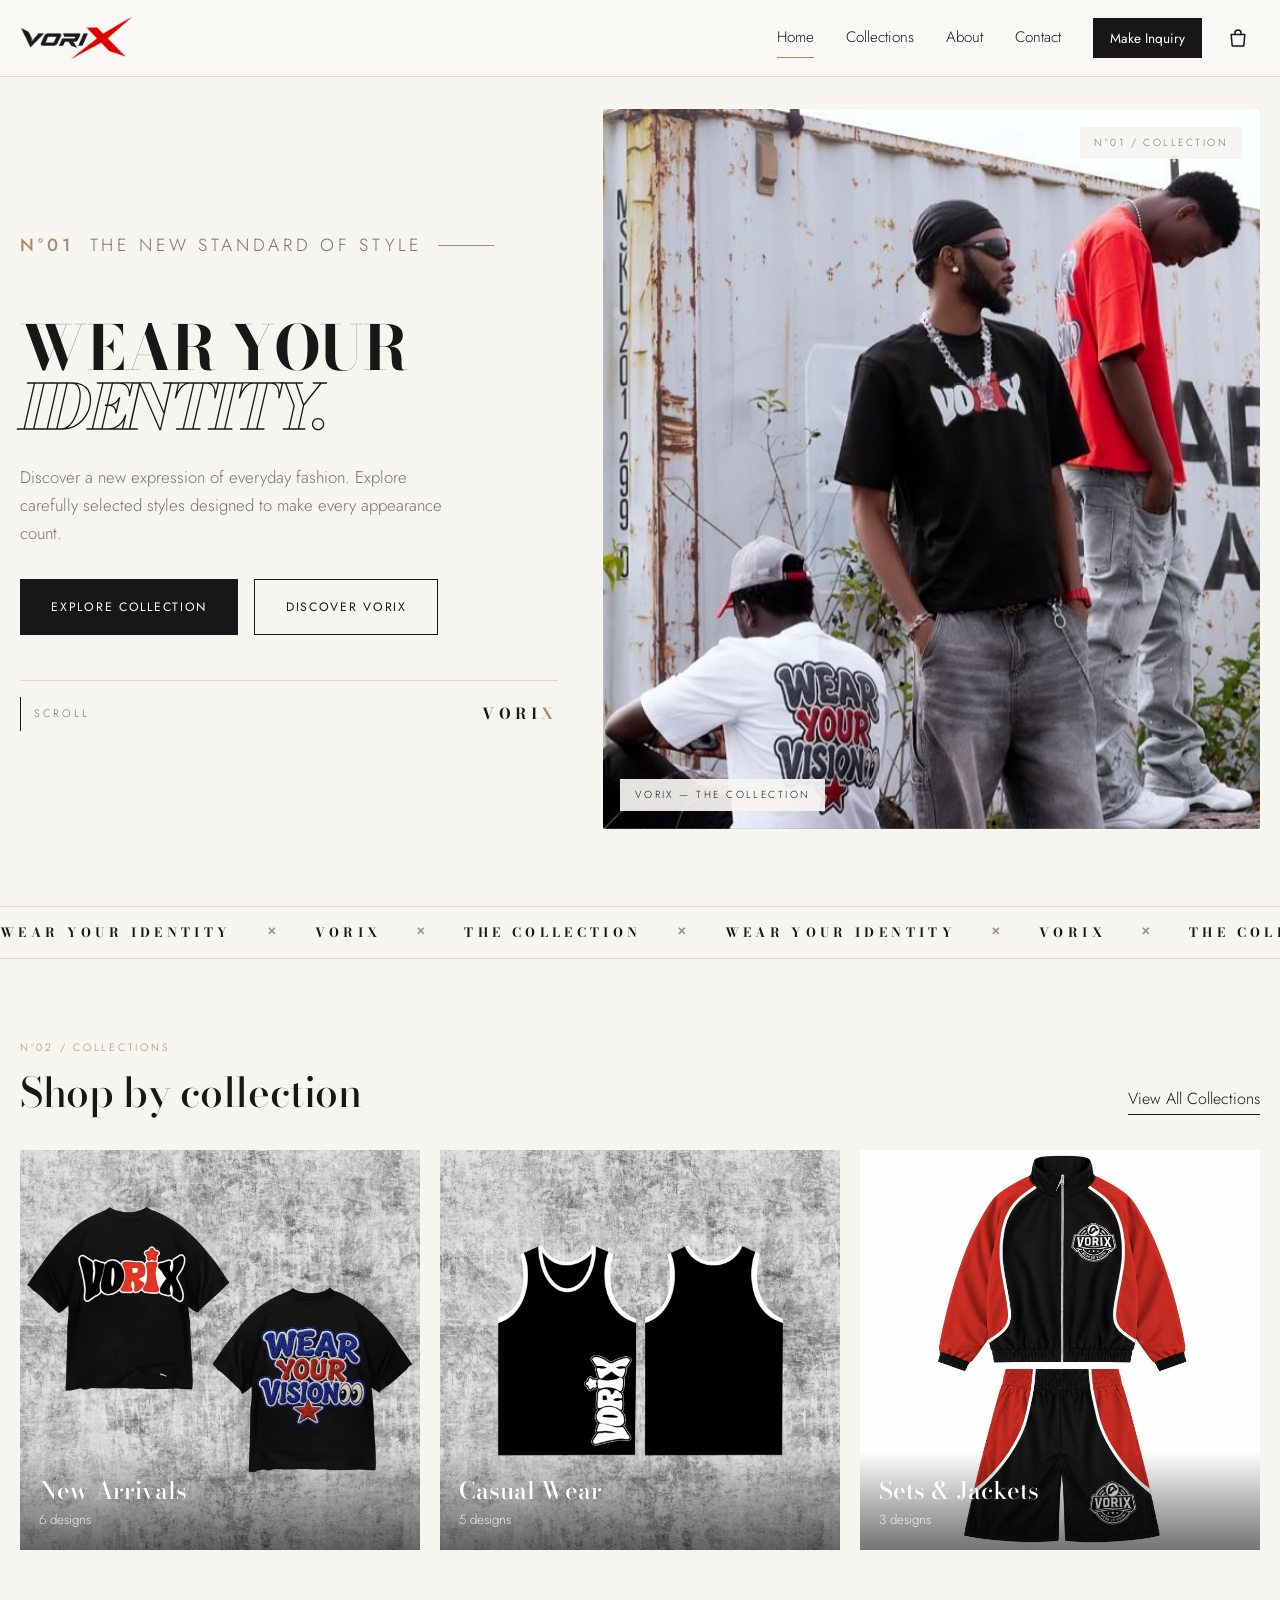
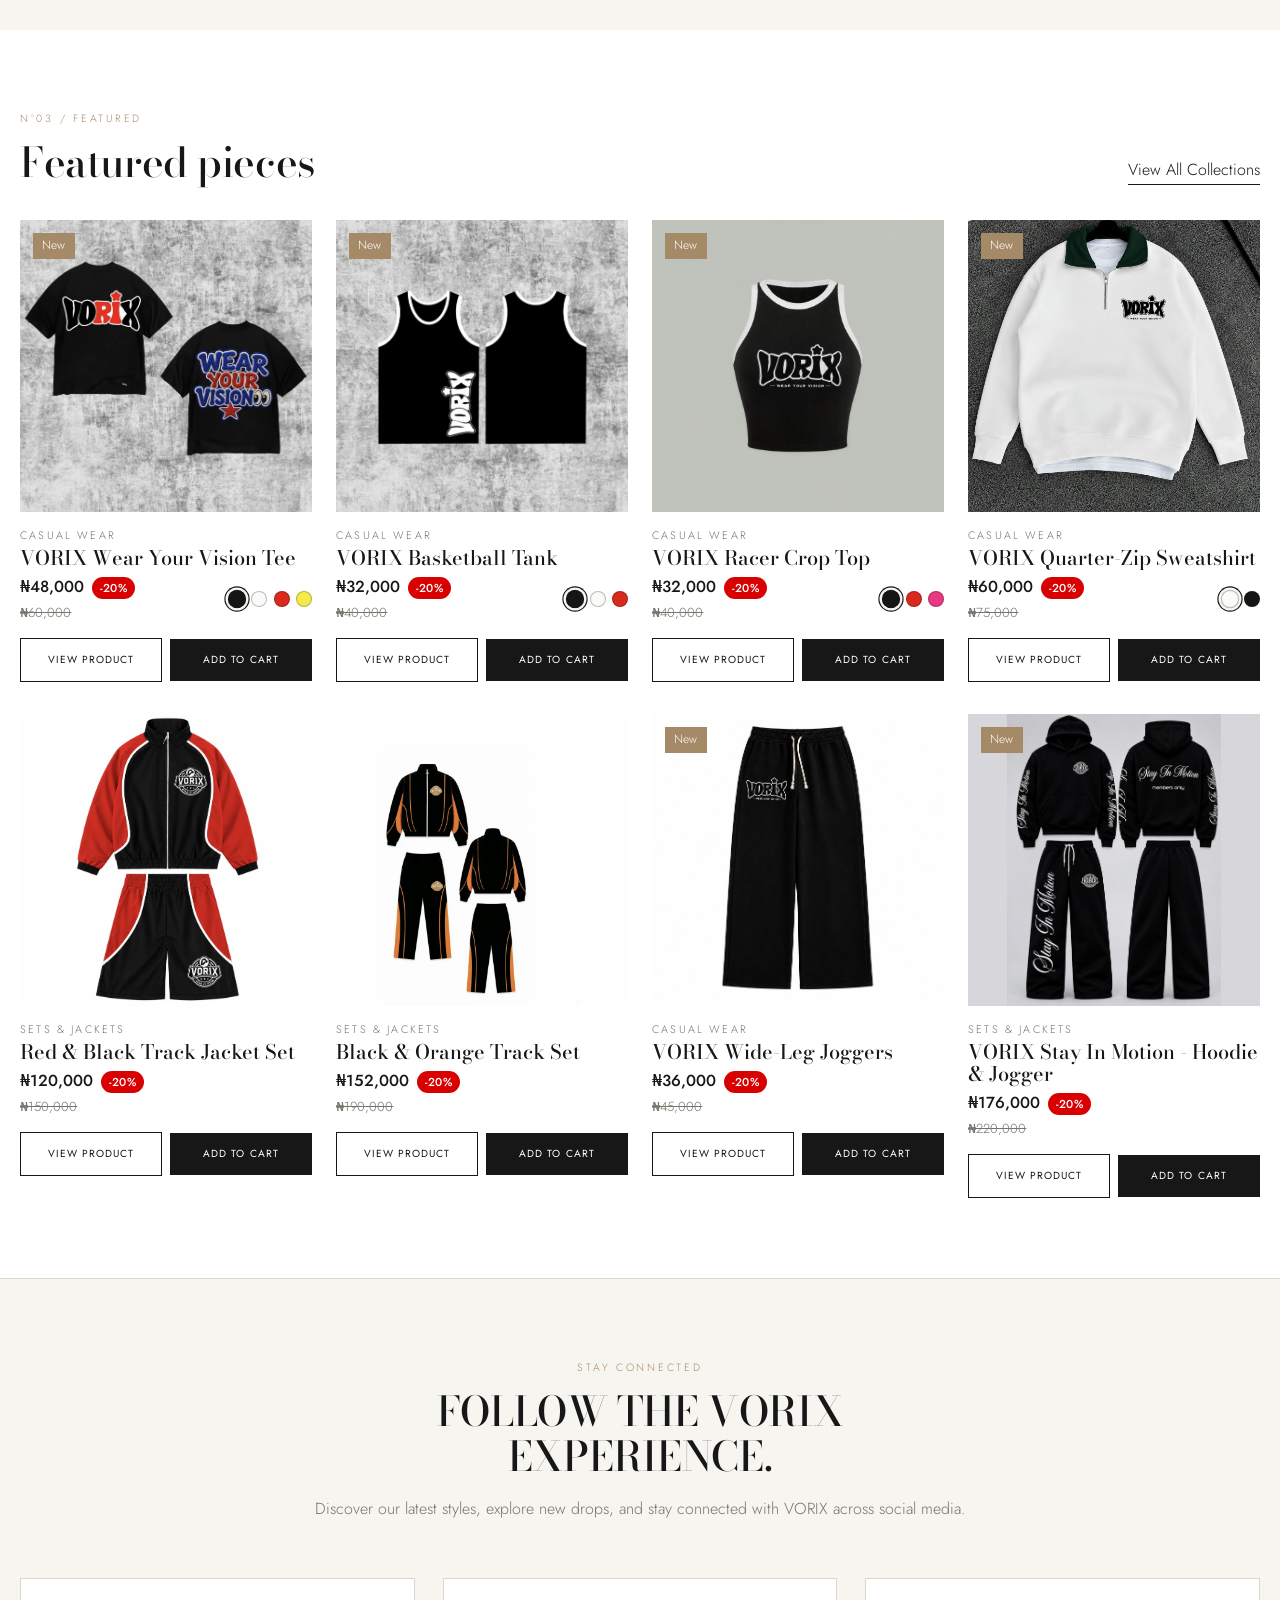
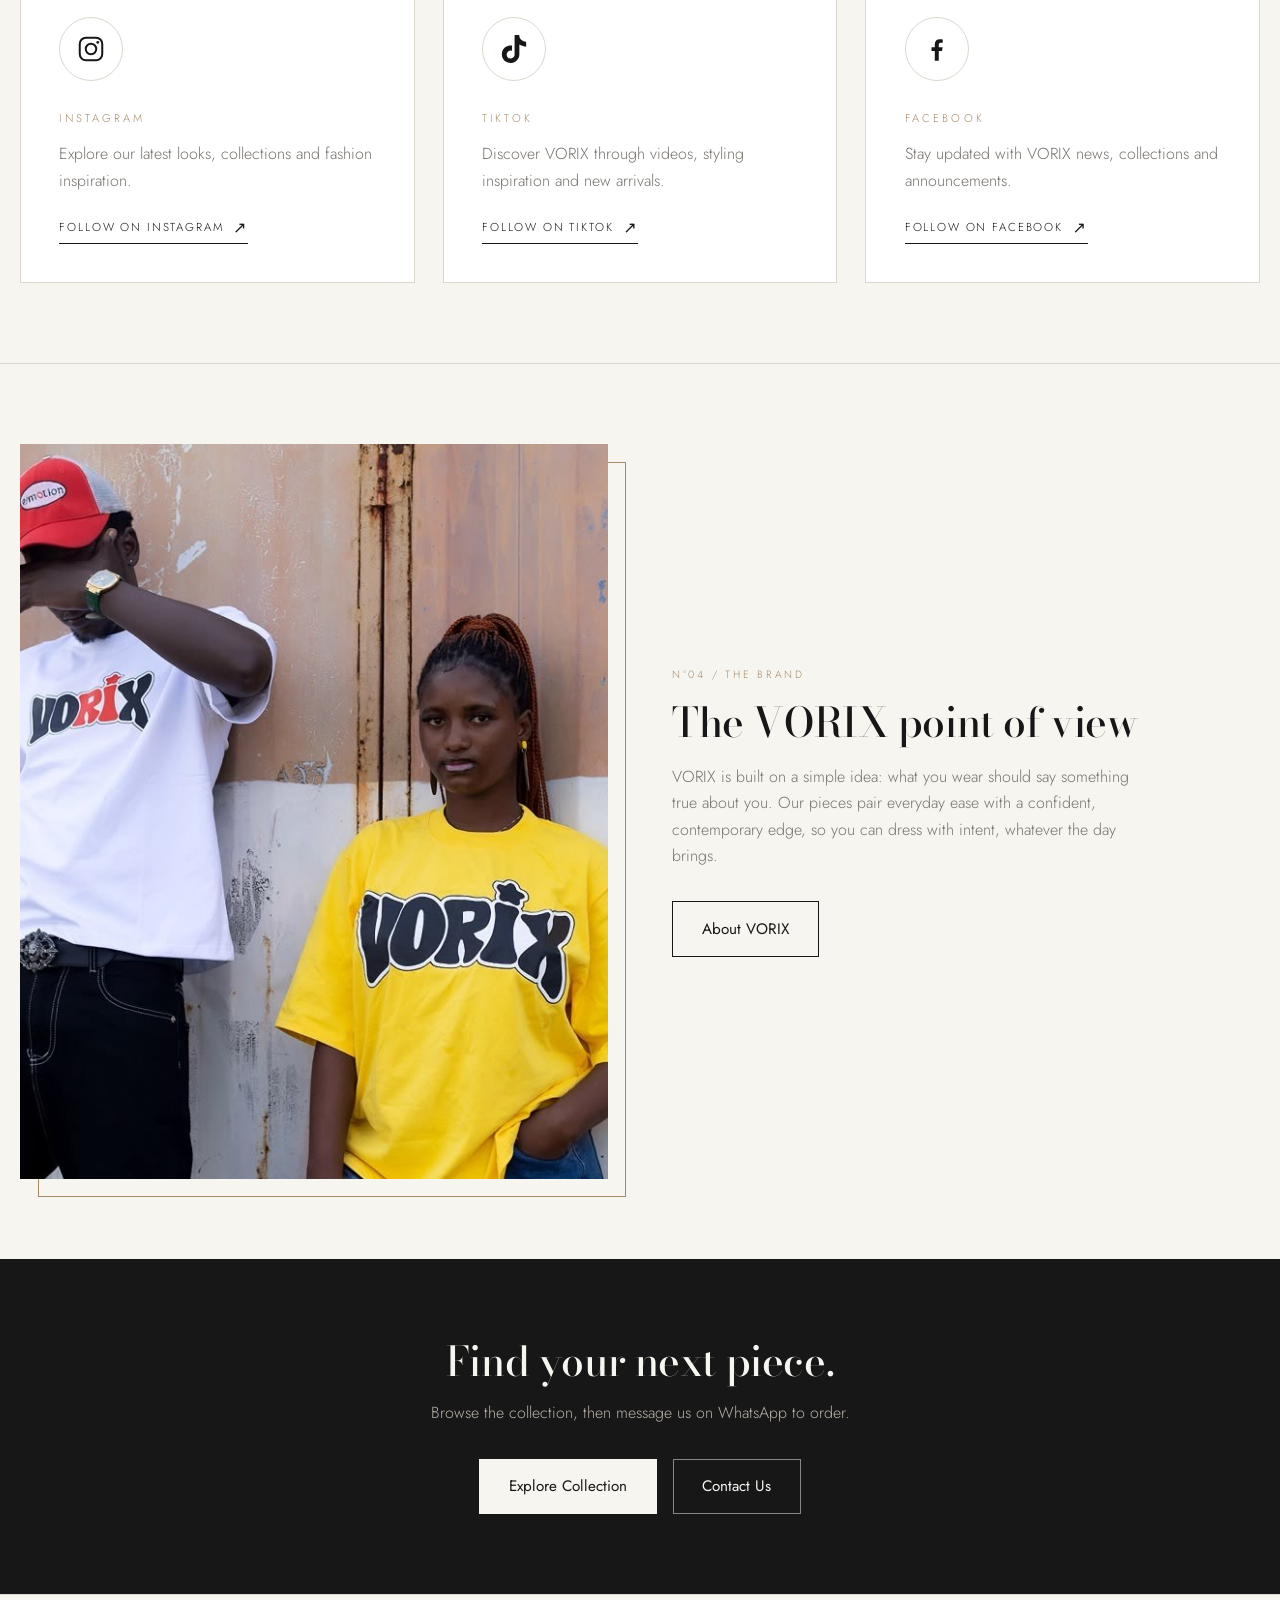
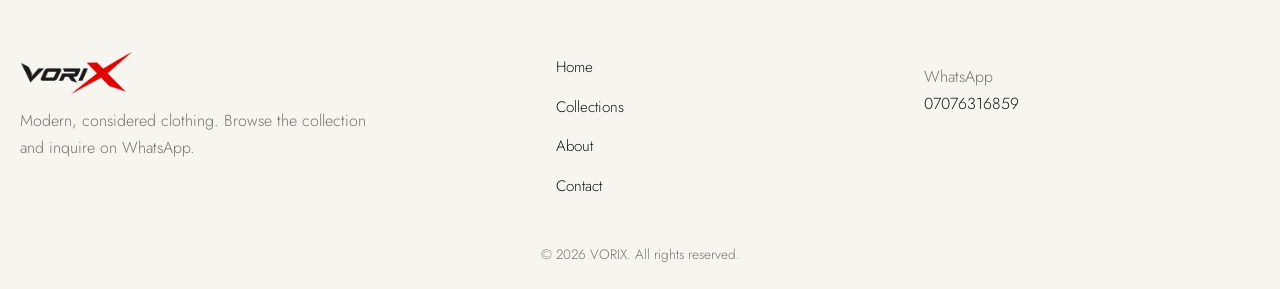
<file: index - Copy.html>
<!DOCTYPE html>
<html lang="en">
<head>
<meta charset="UTF-8">
<meta name="viewport" content="width=device-width, initial-scale=1">
<title>VORIX | Modern Fashion</title>
<meta name="description" content="VORIX is a modern fashion label. Explore the collection and inquire on WhatsApp.">
<meta property="og:title" content="VORIX | Modern Fashion">
<meta property="og:description" content="VORIX is a modern fashion label. Explore the collection and inquire on WhatsApp.">
<meta property="og:type" content="website">
<meta property="og:image" content="assets/images/hero.jpg">
<link rel="icon" href="assets/icons/favicon.png">
<link rel="preconnect" href="https://fonts.googleapis.com">
<link rel="preconnect" href="https://fonts.gstatic.com" crossorigin>
<link href="https://fonts.googleapis.com/css2?family=Bodoni+Moda:ital,wght@0,500;0,700;1,500;1,700&family=Jost:wght@300;400;500&display=swap" rel="stylesheet">
<link rel="stylesheet" href="css/style.css">

<script>
function imgFallback(i){i.onerror=null;i.src='data:image/svg+xml;utf8,'+encodeURIComponent('<svg xmlns="http://www.w3.org/2000/svg" viewBox="0 0 400 500"><rect width="400" height="500" fill="#E8E2D9"/><text x="200" y="255" text-anchor="middle" font-family="Georgia,serif" font-size="28" letter-spacing="6" fill="#8A8178">VORIX</text></svg>');}
function fitImg(i){var t=i.naturalHeight/i.naturalWidth>1.18;i.classList.toggle('tall',t);i.parentElement.style.background=(t&&i.dataset.bg)?i.dataset.bg:'';}
function logoFallback(i){var s=document.createElement('span');s.className='wordmark';s.textContent='VORIX';i.replaceWith(s);}
</script>
</head>
<body>
<a class="skip" href="#main">Skip to content</a>
<header class="site-header">
  <div class="container bar">
    <a class="logo" href="index.html" aria-label="VORIX home"><img src="assets/images/logo.png" alt="VORIX" onerror="logoFallback(this)"></a>
    <nav id="nav" aria-label="Main">
      <a href="index.html" aria-current="page">Home</a>
      <a href="collections.html" >Collections</a>
      <a href="about.html" >About</a>
      <a href="contact.html" >Contact</a>
      <a class="btn btn-sm nav-cta" href="#" data-wa target="_blank" rel="noopener">Make Inquiry</a>
    </nav>
    <a class="cart-link" href="cart.html" aria-label="Shopping bag, empty"><svg viewBox="0 0 24 24" width="24" height="24" fill="none" stroke="currentColor" stroke-width="1.5" stroke-linecap="round" stroke-linejoin="round" aria-hidden="true" focusable="false"><path d="M5.2 8.5h13.6l-1 11.5H6.2l-1-11.5z"/><path d="M9 8.5V7a3 3 0 0 1 6 0v1.5"/></svg><span class="cart-badge" hidden>0</span></a>
    <button class="menu-btn" aria-label="Menu" aria-expanded="false" aria-controls="nav"><span></span><span></span></button>
  </div>
</header>
<main id="main">
<section class="hero">
  <div class="hero-grid">
    <div class="hero-text">
      <p class="label a-fade"><b>N°01</b> The new standard of style</p>
      <h1><span class="ln">WEAR YOUR</span><span class="ln"><em>IDENTITY.</em></span></h1>
      <p class="sub">Discover a new expression of everyday fashion. Explore carefully selected styles designed to make every appearance count.</p>
      <div class="btn-row"><a class="btn" href="collections.html">Explore Collection</a><a class="btn btn-ghost" href="about.html">Discover VORIX</a></div>
      <div class="hero-foot"><a class="scroll" href="#shop" aria-label="Scroll to collections"><i></i>Scroll</a><span class="sig">VORI<b>X</b></span></div>
    </div>
    <figure class="hero-photo">
      <img src="assets/images/hero.jpg" alt="VORIX campaign: three models in black, white and red graphic tees in front of a shipping container" onerror="imgFallback(this)">
      <span class="idx">N°01 / Collection</span>
      <figcaption>VORIX — The Collection</figcaption>
    </figure>
  </div>
</section>
<div class="marquee" aria-hidden="true"><div class="track"><span>WEAR YOUR IDENTITY</span><i>✕</i><span>VORIX</span><i>✕</i><span>THE COLLECTION</span><i>✕</i><span>WEAR YOUR IDENTITY</span><i>✕</i><span>VORIX</span><i>✕</i><span>THE COLLECTION</span><i>✕</i><span>WEAR YOUR IDENTITY</span><i>✕</i><span>VORIX</span><i>✕</i><span>THE COLLECTION</span><i>✕</i><span>WEAR YOUR IDENTITY</span><i>✕</i><span>VORIX</span><i>✕</i><span>THE COLLECTION</span><i>✕</i><span>WEAR YOUR IDENTITY</span><i>✕</i><span>VORIX</span><i>✕</i><span>THE COLLECTION</span><i>✕</i><span>WEAR YOUR IDENTITY</span><i>✕</i><span>VORIX</span><i>✕</i><span>THE COLLECTION</span><i>✕</i></div></div>
<section class="section" id="shop"><div class="container">
  <div class="sec-head reveal"><div><span class="eyebrow">N°02 / Collections</span><h2>Shop by collection</h2></div><a class="link" href="collections.html">View All Collections</a></div>
  <div class="tiles" id="home-collections"></div>
</div></section>
<section class="section alt"><div class="container">
  <div class="sec-head reveal"><div><span class="eyebrow">N°03 / Featured</span><h2>Featured pieces</h2></div><a class="link" href="collections.html">View All Collections</a></div>
  <div class="grid" id="home-featured"></div>
</div></section>
<section class="section social" id="social" aria-labelledby="social-title"><div class="container">
  <div class="soc-head reveal"><span class="eyebrow">STAY CONNECTED</span><h2 id="social-title">FOLLOW THE VORIX EXPERIENCE.</h2>
    <p>Discover our latest styles, explore new drops, and stay connected with VORIX across social media.</p></div>
  <div class="soc-grid">
    <a class="soc-card reveal" data-social="instagram" href="https://www.instagram.com/" target="_blank" rel="noopener noreferrer" aria-label="Follow VORIX on Instagram, opens in a new tab">
      <span class="soc-icon"><svg viewBox="0 0 24 24" width="30" height="30" fill="none" stroke="currentColor" stroke-width="1.6" stroke-linecap="round" stroke-linejoin="round" aria-hidden="true" focusable="false"><rect x="3" y="3" width="18" height="18" rx="5"/><circle cx="12" cy="12" r="4.2"/><circle cx="17.4" cy="6.6" r="1.1" fill="currentColor" stroke="none"/></svg></span>
      <span class="soc-name">INSTAGRAM</span>
      <span class="soc-text">Explore our latest looks, collections and fashion inspiration.</span>
      <span class="soc-cta">Follow on Instagram <b aria-hidden="true">&#8599;</b></span>
    </a>
    <a class="soc-card reveal" data-social="tiktok" href="https://www.tiktok.com/" target="_blank" rel="noopener noreferrer" aria-label="Follow VORIX on TikTok, opens in a new tab">
      <span class="soc-icon"><svg viewBox="0 0 24 24" width="28" height="28" fill="currentColor" aria-hidden="true" focusable="false"><path d="M12.53.02c1.31-.02 2.61-.01 3.91-.02.08 1.53.63 3.09 1.75 4.17 1.12 1.11 2.7 1.62 4.24 1.79v4.03c-1.44-.05-2.89-.35-4.2-.97-.57-.26-1.1-.59-1.62-.93-.01 2.92.01 5.84-.02 8.75-.08 1.4-.54 2.79-1.35 3.94-1.31 1.92-3.58 3.17-5.91 3.21-1.43.08-2.86-.31-4.08-1.03-2.02-1.19-3.44-3.37-3.65-5.71-.02-.5-.03-1-.01-1.49.18-1.9 1.12-3.72 2.58-4.96 1.66-1.44 3.98-2.13 6.15-1.72.02 1.48-.04 2.96-.04 4.44-.99-.32-2.15-.23-3.02.37-.63.41-1.11 1.04-1.36 1.75-.21.51-.15 1.07-.14 1.61.24 1.64 1.82 3.02 3.5 2.87 1.12-.01 2.19-.66 2.77-1.61.19-.33.4-.67.41-1.06.1-1.79.06-3.57.07-5.36.01-4.03-.01-8.05.02-12.07z"/></svg></span>
      <span class="soc-name">TIKTOK</span>
      <span class="soc-text">Discover VORIX through videos, styling inspiration and new arrivals.</span>
      <span class="soc-cta">Follow on TikTok <b aria-hidden="true">&#8599;</b></span>
    </a>
    <a class="soc-card reveal" data-social="facebook" href="https://www.facebook.com/" target="_blank" rel="noopener noreferrer" aria-label="Follow VORIX on Facebook, opens in a new tab">
      <span class="soc-icon"><svg viewBox="0 0 24 24" width="28" height="28" fill="currentColor" aria-hidden="true" focusable="false"><path d="M13.5 22v-8.2h2.8l.5-3.3h-3.3V8.4c0-.95.4-1.7 1.8-1.7h1.6V3.8c-.3 0-1.3-.15-2.5-.15-2.6 0-4.3 1.6-4.3 4.4v2.45H7.3v3.3h2.8V22h3.4z"/></svg></span>
      <span class="soc-name">FACEBOOK</span>
      <span class="soc-text">Stay updated with VORIX news, collections and announcements.</span>
      <span class="soc-cta">Follow on Facebook <b aria-hidden="true">&#8599;</b></span>
    </a>
  </div>
</div></section>
<section class="section"><div class="container editorial">
  <div class="ed-img reveal"><img src="assets/images/brand/brand-01.jpg" alt="VORIX brand photography" loading="lazy" onerror="imgFallback(this)"></div>
  <div class="ed-text reveal"><span class="eyebrow">N°04 / The Brand</span><h2>The VORIX point of view</h2>
    <p>VORIX is built on a simple idea: what you wear should say something true about you. Our pieces pair everyday ease with a confident, contemporary edge, so you can dress with intent, whatever the day brings.</p>
    <a class="btn btn-ghost" href="about.html">About VORIX</a></div>
</div></section>
<section class="cta"><div class="container reveal"><h2>Find your next piece.</h2><p>Browse the collection, then message us on WhatsApp to order.</p>
  <div class="btn-row center"><a class="btn" href="collections.html">Explore Collection</a><a class="btn btn-ghost" href="contact.html">Contact Us</a></div></div></section>
</main>
<footer class="site-footer">
  <div class="container foot">
    <div><a class="logo" href="index.html"><img src="assets/images/logo.png" alt="VORIX" onerror="logoFallback(this)"></a>
      <p>Modern, considered clothing. Browse the collection and inquire on WhatsApp.</p></div>
    <nav aria-label="Footer"><a href="index.html">Home</a><a href="collections.html">Collections</a><a href="about.html">About</a><a href="contact.html">Contact</a></nav>
    <div><p>WhatsApp</p><a href="#" data-wa target="_blank" rel="noopener">07076316859</a></div>
  </div>
  <p class="copy">© <span class="year"></span> VORIX. All rights reserved.</p>
</footer>
<script src="js/products.js"></script>
<script src="js/supabase-config.js"></script>
<script src="js/store-sync.js"></script>
<script src="js/main.js"></script>

</body>
</html>
</file>
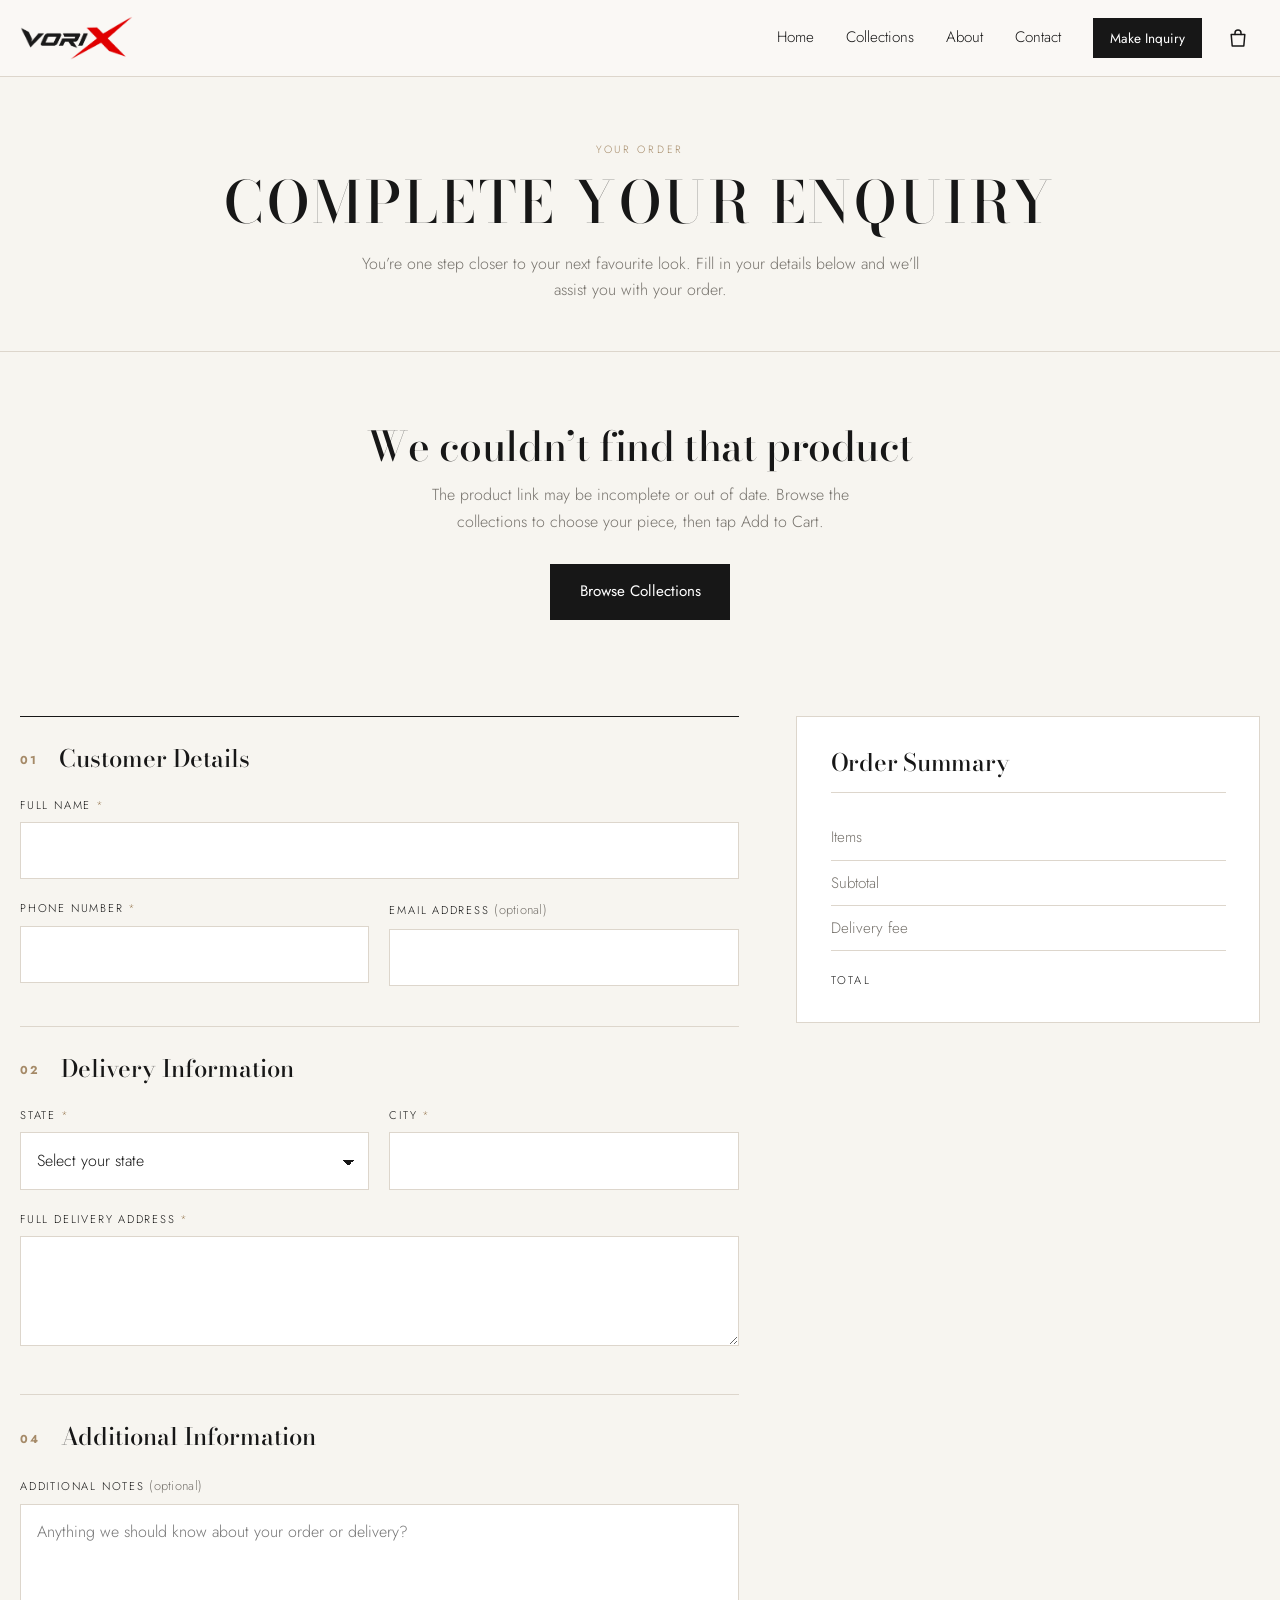
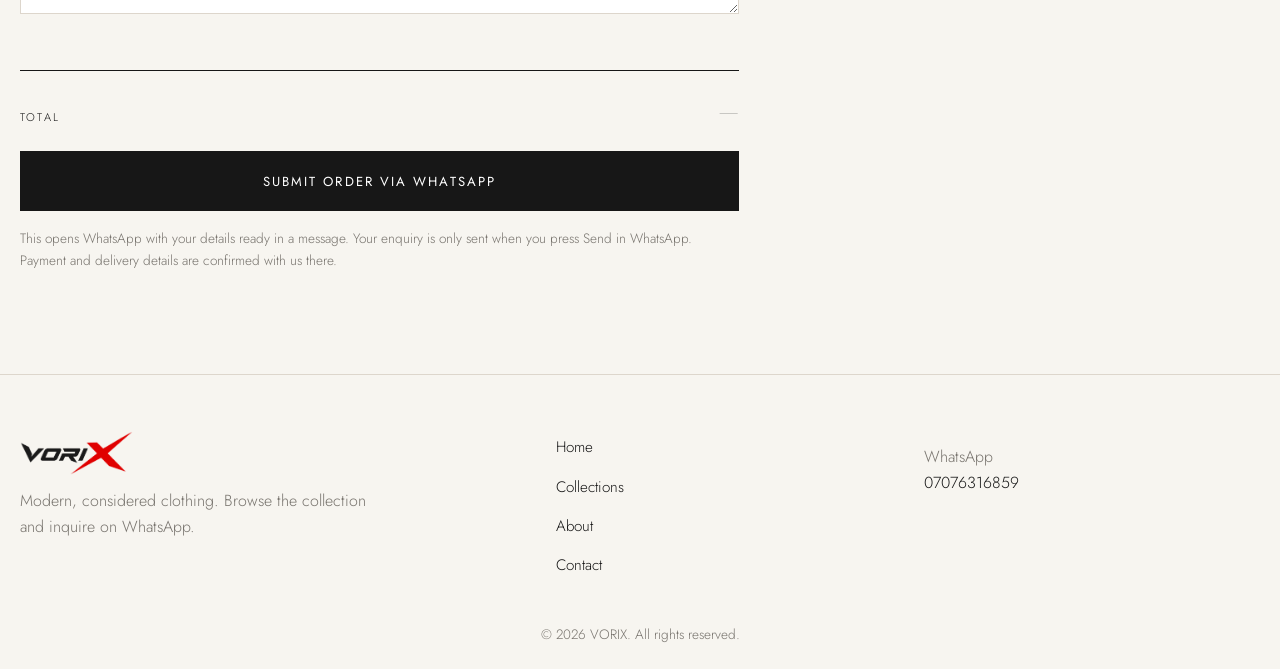
<file: order - Copy.html>
<!DOCTYPE html>
<html lang="en">
<head>
<meta charset="UTF-8">
<meta name="viewport" content="width=device-width, initial-scale=1">
<title>Complete Your Enquiry | VORIX</title>
<meta name="description" content="Complete your VORIX product enquiry and send your order details on WhatsApp.">
<meta name="robots" content="noindex">
<meta property="og:title" content="Complete Your Enquiry | VORIX">
<meta property="og:description" content="Complete your VORIX product enquiry and send your order details on WhatsApp.">
<meta property="og:type" content="website">
<meta property="og:image" content="assets/images/hero.jpg">
<link rel="icon" href="assets/icons/favicon.png">
<link rel="preconnect" href="https://fonts.googleapis.com">
<link rel="preconnect" href="https://fonts.gstatic.com" crossorigin>
<link href="https://fonts.googleapis.com/css2?family=Bodoni+Moda:ital,wght@0,500;0,700;1,500;1,700&family=Jost:wght@300;400;500&display=swap" rel="stylesheet">
<link rel="stylesheet" href="css/style.css">
<link rel="stylesheet" href="css/order.css">
<script>
function imgFallback(i){i.onerror=null;i.src='data:image/svg+xml;utf8,'+encodeURIComponent('<svg xmlns="http://www.w3.org/2000/svg" viewBox="0 0 400 500"><rect width="400" height="500" fill="#E8E2D9"/><text x="200" y="255" text-anchor="middle" font-family="Georgia,serif" font-size="28" letter-spacing="6" fill="#8A8178">VORIX</text></svg>');}
function fitImg(i){var t=i.naturalHeight/i.naturalWidth>1.18;i.classList.toggle('tall',t);i.parentElement.style.background=(t&&i.dataset.bg)?i.dataset.bg:'';}
function logoFallback(i){var s=document.createElement('span');s.className='wordmark';s.textContent='VORIX';i.replaceWith(s);}
</script>
</head>
<body>
<a class="skip" href="#main">Skip to content</a>
<header class="site-header">
  <div class="container bar">
    <a class="logo" href="index.html" aria-label="VORIX home"><img src="assets/images/logo.png" alt="VORIX" onerror="logoFallback(this)"></a>
    <nav id="nav" aria-label="Main">
      <a href="index.html" >Home</a>
      <a href="collections.html" >Collections</a>
      <a href="about.html" >About</a>
      <a href="contact.html">Contact</a>
      <a class="btn btn-sm nav-cta" href="#" data-wa target="_blank" rel="noopener">Make Inquiry</a>
    </nav>
    <a class="cart-link" href="cart.html" aria-label="Shopping bag, empty"><svg viewBox="0 0 24 24" width="24" height="24" fill="none" stroke="currentColor" stroke-width="1.5" stroke-linecap="round" stroke-linejoin="round" aria-hidden="true" focusable="false"><path d="M5.2 8.5h13.6l-1 11.5H6.2l-1-11.5z"/><path d="M9 8.5V7a3 3 0 0 1 6 0v1.5"/></svg><span class="cart-badge" hidden>0</span></a>
    <button class="menu-btn" aria-label="Menu" aria-expanded="false" aria-controls="nav"><span></span><span></span></button>
  </div>
</header>
<main id="main">
<section class="page-head"><div class="container"><span class="eyebrow">Your Order</span><h1>COMPLETE YOUR ENQUIRY</h1>
  <p>You’re one step closer to your next favourite look. Fill in your details below and we’ll assist you with your order.</p></div></section>

<div id="notfound" class="container nf" hidden>
  <h2>We couldn’t find that product</h2>
  <p>The product link may be incomplete or out of date. Browse the collections to choose your piece, then tap Add to Cart.</p>
  <a class="btn" href="collections.html">Browse Collections</a>
</div>
<div id="emptysel" class="container nf" hidden>
  <h2>No products selected</h2>
  <p>Choose the pieces you want to order in your shopping bag, then continue to checkout.</p>
  <a class="btn" href="cart.html">Go to Your Bag</a>
</div>

<div id="orderwrap" class="container ord-grid" hidden>
  <form id="orderform" class="ord-form" novalidate>
    <fieldset><legend><b>01</b> Customer Details</legend>
      <div class="field"><label for="f-name">Full Name <abbr title="required">*</abbr></label><input id="f-name" name="name" type="text" autocomplete="name" aria-describedby="e-name" required><p class="err" id="e-name" role="alert"></p></div>
      <div class="row2">
      <div class="field"><label for="f-phone">Phone Number <abbr title="required">*</abbr></label><input id="f-phone" name="phone" type="tel" autocomplete="tel" inputmode="tel" aria-describedby="e-phone" required><p class="err" id="e-phone" role="alert"></p></div>
      <div class="field"><label for="f-email">Email Address <span class="opt">(optional)</span></label><input id="f-email" name="email" type="email" autocomplete="email" aria-describedby="e-email"><p class="err" id="e-email" role="alert"></p></div>
      </div>
    </fieldset>

    <fieldset><legend><b>02</b> Delivery Information</legend>
      <div class="row2">
        <div class="field"><label for="f-state">State <abbr title="required">*</abbr></label><select id="f-state" name="state" autocomplete="address-level1" aria-describedby="e-state" required><option value="">Select your state</option><option>Abia</option><option>Adamawa</option><option>Akwa Ibom</option><option>Anambra</option><option>Bauchi</option><option>Bayelsa</option><option>Benue</option><option>Borno</option><option>Cross River</option><option>Delta</option><option>Ebonyi</option><option>Edo</option><option>Ekiti</option><option>Enugu</option><option>FCT (Abuja)</option><option>Gombe</option><option>Imo</option><option>Jigawa</option><option>Kaduna</option><option>Kano</option><option>Katsina</option><option>Kebbi</option><option>Kogi</option><option>Kwara</option><option>Lagos</option><option>Nasarawa</option><option>Niger</option><option>Ogun</option><option>Ondo</option><option>Osun</option><option>Oyo</option><option>Plateau</option><option>Rivers</option><option>Sokoto</option><option>Taraba</option><option>Yobe</option><option>Zamfara</option><option>Other (outside Nigeria)</option></select><p class="err" id="e-state" role="alert"></p></div>
      <div class="field"><label for="f-city">City <abbr title="required">*</abbr></label><input id="f-city" name="city" type="text" autocomplete="address-level2" aria-describedby="e-city" required><p class="err" id="e-city" role="alert"></p></div>
      </div>
      <div class="field"><label for="f-address">Full Delivery Address <abbr title="required">*</abbr></label><textarea id="f-address" name="address" rows="3" autocomplete="street-address" aria-describedby="e-address" required></textarea><p class="err" id="e-address" role="alert"></p></div>
    </fieldset>

    <fieldset id="fs-single" hidden><legend><b>03</b> Product Information</legend>
      <dl class="ro">
        <div><dt>Selected Product</dt><dd id="ro-name"></dd></div>
        <div><dt>Category</dt><dd id="ro-cat"></dd></div>
        <div><dt>Selected Colour</dt><dd id="ro-colour"></dd></div>
        <div id="ro-size-row"><dt>Selected Size</dt><dd id="ro-size"></dd></div>
        <div><dt>Price</dt><dd id="ro-price"></dd></div>
      </dl>
      <div class="field" id="size-pick" hidden><label id="size-label">Choose your size <abbr title="required">*</abbr></label>
        <div class="sizes" role="group" aria-labelledby="size-label" id="sizes"></div><p class="err" id="e-size" role="alert"></p></div>
      <div class="field qty-field"><label for="f-qty">Quantity</label>
        <div class="qty"><button type="button" id="q-minus" aria-label="Decrease quantity">&minus;</button><input id="f-qty" name="qty" type="number" inputmode="numeric" min="1" max="20" value="1"><button type="button" id="q-plus" aria-label="Increase quantity">+</button></div></div>
      <p class="change"><a id="change-link" href="collections.html">Change product, colour or size</a></p>
    </fieldset>

    <fieldset><legend><b id="notes-num">04</b> Additional Information</legend>
      <div class="field"><label for="f-notes">Additional Notes <span class="opt">(optional)</span></label><textarea id="f-notes" name="notes" rows="3" placeholder="Anything we should know about your order or delivery?"></textarea></div>
    </fieldset>

    <div class="form-total"><span>Total</span><strong id="ft">—</strong></div>
    <button type="submit" class="btn btn-lg">Submit Order via WhatsApp</button>
    <p class="fine">This opens WhatsApp with your details ready in a message. Your enquiry is only sent when you press Send in WhatsApp. Payment and delivery details are confirmed with us there.</p>
    <div id="status" class="status" role="status" aria-live="polite" hidden></div>
  </form>

  <aside class="ord-sum" aria-label="Order summary"><div class="sum-card">
    <h2>Order Summary</h2>
    <ul class="sum-list" id="sum-list"></ul>
    <dl class="sum-rows">
      <div><dt>Items</dt><dd id="sum-units"></dd></div>
      <div><dt>Subtotal</dt><dd id="sum-sub"></dd></div>
      <div><dt>Delivery fee</dt><dd id="sum-fee"></dd></div>
    </dl>
    <div class="sum-total"><span>Total</span><strong id="sum-total"></strong></div>
    <p class="change" id="edit-bag" hidden><a href="cart.html">Edit your bag</a></p>
  </div></aside>
</div>
</main>
<footer class="site-footer">
  <div class="container foot">
    <div><a class="logo" href="index.html"><img src="assets/images/logo.png" alt="VORIX" onerror="logoFallback(this)"></a>
      <p>Modern, considered clothing. Browse the collection and inquire on WhatsApp.</p></div>
    <nav aria-label="Footer"><a href="index.html">Home</a><a href="collections.html">Collections</a><a href="about.html">About</a><a href="contact.html">Contact</a></nav>
    <div><p>WhatsApp</p><a href="#" data-wa target="_blank" rel="noopener">07076316859</a></div>
  </div>
  <p class="copy">© <span class="year"></span> VORIX. All rights reserved.</p>
</footer>
<script src="js/products.js"></script>
<script src="js/supabase-config.js"></script>
<script src="js/store-sync.js"></script>
<script src="js/main.js"></script>
<script src="js/order.js"></script>

</body>
</html>
</file>
<file: css/style.css>
:root{--bg:#FAF8F5;--ink:#1A1A1A;--stone:#6F675F;--sand:#E8E2D9;--line:#DDD6CC;--max:1280px}
*{box-sizing:border-box;margin:0}html{scroll-behavior:smooth}
body{font:300 1rem/1.65 Jost,system-ui,sans-serif;background:var(--bg);color:var(--ink);overflow-x:hidden}
img{display:block;max-width:100%}a{color:inherit;text-decoration:none}
h1,h2,h3{font-family:"Bodoni Moda",Georgia,serif;font-weight:500;line-height:1.1}
h1{font-size:clamp(2.8rem,6vw,5rem)}h2{font-size:clamp(1.8rem,3.2vw,2.6rem)}h3{font-size:1.3rem}
.container{width:min(100% - 2.5rem,var(--max));margin-inline:auto}
.muted{color:var(--stone);font-size:.9rem}
:focus-visible{outline:2px solid var(--ink);outline-offset:3px}
.skip{position:absolute;left:-999px}.skip:focus{left:1rem;top:1rem;background:#fff;padding:.5rem;z-index:99}
.site-header{position:sticky;top:0;z-index:50;background:rgba(250,248,245,.94);backdrop-filter:blur(8px);border-bottom:1px solid var(--line)}
.bar{display:flex;align-items:center;justify-content:space-between;height:76px}
.logo img{height:44px;width:auto}.wordmark{font:500 1.6rem "Bodoni Moda",serif;letter-spacing:.35em}
nav{display:flex;align-items:center;gap:2rem}nav a{font-size:.95rem;padding:.25rem 0;border-bottom:1px solid transparent;transition:border-color .25s}
nav a:hover,nav a[aria-current]{border-color:var(--ink)}nav a.btn{border:1px solid var(--ink)}
.btn{display:inline-block;background:var(--ink);color:#fff;padding:.9rem 1.8rem;border:1px solid var(--ink);font-weight:400;cursor:pointer;font-family:inherit;font-size:.95rem;transition:background .25s,color .25s}
.btn:hover{background:transparent;color:var(--ink)}.btn-ghost{background:transparent;color:var(--ink)}.btn-ghost:hover{background:var(--ink);color:#fff}
.btn-sm{padding:.5rem 1rem;font-size:.85rem}nav a.btn:hover{border-color:var(--ink)}
.btn-row{display:flex;gap:1rem;flex-wrap:wrap}.center{justify-content:center}
.link{border-bottom:1px solid var(--ink);padding-bottom:1px}
.menu-btn{display:none;background:none;border:0;width:40px;height:40px;cursor:pointer;position:relative}
.menu-btn span{position:absolute;left:8px;right:8px;height:1.5px;background:var(--ink);transition:transform .3s}
.menu-btn span:first-child{top:15px}.menu-btn span:last-child{top:23px}
.menu-btn[aria-expanded=true] span:first-child{transform:translateY(4px) rotate(45deg)}.menu-btn[aria-expanded=true] span:last-child{transform:translateY(-4px) rotate(-45deg)}
.hero{padding:2.5rem 0 4rem}.hero-grid{display:grid;grid-template-columns:1fr 1.1fr;gap:4rem;align-items:center}
.hero-text p{margin:1.5rem 0 2rem;max-width:30rem;color:var(--stone);font-size:1.1rem}
.hero-img{aspect-ratio:4/5;max-height:80vh;overflow:hidden;background:var(--sand)}.hero-img img{width:100%;height:100%;object-fit:cover;object-position:center top}
.section{padding:5rem 0}.alt{background:#fff}
.sec-head{display:flex;justify-content:space-between;align-items:baseline;gap:1rem;margin-bottom:2.2rem}
.tiles{display:grid;grid-template-columns:repeat(auto-fit,minmax(220px,1fr));gap:1.25rem}
.tile{position:relative;aspect-ratio:3/4;overflow:hidden;background:var(--sand)}
.tile img,.card-img img{width:100%;height:100%;object-fit:cover;transition:transform .8s ease}
.tile:hover img,.card:hover .card-img img{transform:scale(1.05)}
.tile-text{position:absolute;inset:auto 0 0;padding:1.2rem;color:#fff;background:linear-gradient(transparent,rgba(0,0,0,.55));display:flex;flex-direction:column}
.tile-text strong{font:500 1.5rem "Bodoni Moda",serif}.tile-text small{opacity:.85}
.grid{display:grid;grid-template-columns:repeat(4,1fr);gap:2rem 1.5rem}
.card-img{display:block;position:relative;aspect-ratio:3/4;overflow:hidden;background:var(--sand)}
.tag{position:absolute;top:.8rem;left:.8rem;background:var(--bg);font-size:.75rem;padding:.2rem .6rem}
.card-body{padding-top:.9rem}.card-body h3{margin:.15rem 0 .3rem}.price{font-weight:500}.avail{font-size:.85rem;color:var(--stone)}
.card-actions{display:flex;align-items:center;justify-content:space-between;gap:.5rem;margin-top:.9rem;flex-wrap:wrap}
.editorial{display:grid;grid-template-columns:1fr 1fr;gap:4rem;align-items:center}
.ed-img{aspect-ratio:4/5;overflow:hidden;background:var(--sand)}.ed-img img{width:100%;height:100%;object-fit:cover}
.ed-text p{margin:1.2rem 0 2rem;max-width:30rem;color:var(--stone)}
.cta{background:var(--sand);text-align:center;padding:5rem 0}.cta p{margin:1rem 0 2rem;color:var(--stone)}
.site-footer{border-top:1px solid var(--line);padding:3.5rem 0 1.5rem}
.foot{display:grid;grid-template-columns:1.5fr 1fr 1fr;gap:2rem}.foot p{color:var(--stone);margin-top:.8rem;max-width:22rem}
.foot nav{flex-direction:column;align-items:flex-start;gap:.4rem}.foot a:hover{text-decoration:underline}
.copy{text-align:center;margin-top:2.5rem;font-size:.85rem;color:var(--stone)}
.reveal{opacity:0;transform:translateY(16px);transition:opacity .7s ease,transform .7s ease}.reveal.in{opacity:1;transform:none}
@media(max-width:1000px){.grid{grid-template-columns:repeat(3,1fr)}}
@media(max-width:820px){
 .menu-btn{display:block}
 nav{position:absolute;top:76px;left:0;right:0;background:var(--bg);flex-direction:column;align-items:flex-start;padding:0 1.25rem;gap:1.2rem;max-height:0;overflow:hidden;border-bottom:1px solid transparent;transition:max-height .35s ease,padding .35s}
 nav.open{max-height:420px;padding:1.5rem 1.25rem;border-color:var(--line)}
 .hero-grid,.editorial{grid-template-columns:1fr;gap:2rem}.hero-img{max-height:none;order:-1}
 .grid{grid-template-columns:repeat(2,1fr);gap:1.5rem 1rem}.foot{grid-template-columns:1fr}.section{padding:3.5rem 0}
 .tiles{grid-template-columns:repeat(2,1fr)}
}
@media(max-width:480px){.btn-row .btn{flex:1;text-align:center}.card-actions .btn{flex:1;text-align:center}}
@media(prefers-reduced-motion:reduce){html{scroll-behavior:auto}*{transition:none!important}.reveal{opacity:1;transform:none}}
:root{--red:#D80000}
.tag{background:var(--red);color:#fff}
.link:hover,.tile:hover strong{color:var(--red)}.link:hover{border-color:var(--red)}
nav a:hover,nav a[aria-current]{border-color:var(--red)}
.hero-img img{object-position:center 30%}
.card-body h3{font-size:1.25rem}
@media(max-width:480px){.logo img{height:38px}}

/* ===== Premium palette + hero (art-directed) ===== */
:root{--bg:#F7F5F0;--ink:#171717;--stone:#77736D;--bronze:#A58A68;--display:"Bodoni Moda",Georgia,serif}
.tag{background:var(--bronze)}
.link:hover,.tile:hover strong{color:var(--bronze)}.link:hover{border-color:var(--bronze)}
nav a:hover,nav a[aria-current]{border-color:var(--bronze)}
h1,h2{letter-spacing:-.01em}
.hero{padding:clamp(1.25rem,2.5vw,2.25rem) 0 clamp(3rem,6vw,5rem)}
.hero-grid{display:grid;grid-template-columns:45fr 55fr;gap:clamp(1.5rem,3.5vw,4rem);width:min(100% - 2.5rem,1560px);margin-inline:auto;min-height:clamp(560px,80vh,880px);align-items:stretch}
.hero-text{display:flex;flex-direction:column;justify-content:center;min-width:0;padding:.5rem 0}
.label{display:flex;align-items:center;gap:1rem;font-size:.7rem;letter-spacing:.28em;text-transform:uppercase;color:var(--stone)}
.label b{color:var(--bronze);font-weight:500}.label::after{content:"";height:1px;width:56px;background:var(--bronze)}
.hero h1{font-family:var(--display);font-weight:700;font-size:clamp(2.5rem,5.2vw,6.2rem);line-height:.96;letter-spacing:-.02em;margin:1.7rem 0}
.hero h1 .ln{display:block;white-space:nowrap}
.hero h1 em{font-style:italic;color:transparent;-webkit-text-stroke:1.3px var(--ink)}
.hero .sub{max-width:28rem;color:var(--stone);font-size:1.05rem;margin:0 0 2rem}
.hero .btn{text-transform:uppercase;letter-spacing:.14em;font-size:.76rem;padding:1.05rem 1.9rem}
.hero-foot{display:flex;align-items:center;justify-content:space-between;margin-top:clamp(2rem,5vh,3.5rem);padding-top:1rem;border-top:1px solid var(--line);font-size:.68rem;letter-spacing:.28em;text-transform:uppercase;color:var(--stone)}
.scroll{display:flex;align-items:center;gap:.8rem}.scroll i{display:block;width:1px;height:34px;background:var(--ink);transform-origin:top;animation:drop 2.4s ease-in-out infinite}
.sig{font-family:var(--display);font-weight:700;font-size:.95rem;letter-spacing:.3em;color:var(--ink)}.sig b{color:var(--bronze)}
.hero-photo{position:relative;margin:0;overflow:hidden;border-radius:2px;background:var(--sand);min-height:420px}
.hero-photo img{position:absolute;inset:0;width:100%;height:100%;object-fit:cover;object-position:center 42%}
.hero-photo figcaption,.hero-photo .idx{position:absolute;background:rgba(247,245,240,.93);color:var(--ink);font-size:.64rem;letter-spacing:.24em;text-transform:uppercase;padding:.5rem .9rem}
.hero-photo figcaption{left:1.1rem;bottom:1.1rem}.hero-photo .idx{right:1.1rem;top:1.1rem;color:var(--stone)}
@keyframes up{from{opacity:0;transform:translateY(22px)}to{opacity:1;transform:none}}
@keyframes fade{from{opacity:0}to{opacity:1}}
@keyframes wipe{from{clip-path:inset(0 0 100% 0)}to{clip-path:inset(0)}}
@keyframes zoom{from{transform:scale(1.08)}to{transform:none}}
@keyframes drop{0%{transform:scaleY(0)}55%{transform:scaleY(1);opacity:1}100%{transform:scaleY(1);opacity:0}}
.label{animation:fade .8s .1s both}
.hero h1 .ln:nth-child(1){animation:up .9s .3s both}.hero h1 .ln:nth-child(2){animation:up .9s .45s both}
.hero .sub{animation:up .8s .7s both}.hero .btn-row{animation:up .8s .85s both}.hero-foot{animation:fade 1s 1.1s both}
.hero-photo{animation:wipe 1.2s .35s cubic-bezier(.7,0,.2,1) both}.hero-photo img{animation:zoom 1.8s .35s ease-out both}
@media(max-width:820px){
 .hero-grid{grid-template-columns:1fr;min-height:0;gap:1.75rem}
 .hero h1{font-size:clamp(2.4rem,11vw,4.2rem);margin:1.2rem 0}
 .hero-photo{aspect-ratio:4/5;min-height:0}.hero-foot .scroll{display:none}.hero-foot{margin-top:1.5rem}
}
@media(prefers-reduced-motion:reduce){.hero *,.hero-photo,.label{animation:none!important}}
.hero-grid{width:min(100% - 2.5rem,var(--max))}
.hero h1{font-size:clamp(2.5rem,4.8vw,5.6rem)}
.label{font-size:.66rem;letter-spacing:.22em;white-space:nowrap}
@media(max-width:820px){.label{white-space:normal;line-height:1.6}.label::after{display:none}.hero h1{font-size:clamp(2.4rem,11vw,4.2rem)}}

/* ===== Premium enhancement pass ===== */
body{animation:fade .6s both}
.eyebrow{display:block;font-size:.66rem;letter-spacing:.26em;text-transform:uppercase;color:var(--bronze);margin-bottom:.8rem}
.site-header{transition:box-shadow .3s}.site-header.scrolled{box-shadow:0 8px 28px rgba(23,23,23,.07)}
nav a:not(.btn){position:relative;border-bottom:0!important}
nav a:not(.btn)::after{content:"";position:absolute;left:0;right:0;bottom:-3px;height:1px;background:var(--bronze);transform:scaleX(0);transform-origin:left;transition:transform .35s}
nav a:not(.btn):hover::after,nav a[aria-current]::after{transform:scaleX(1)}
.marquee{border-block:1px solid var(--line);overflow:hidden;padding:.95rem 0}
.track{display:flex;width:max-content;animation:slide 40s linear infinite}
.track span,.track i{white-space:nowrap;padding-right:2.2rem;font-family:var(--display);font-weight:700;font-size:.8rem;letter-spacing:.34em}
.track i{font-style:normal;color:var(--bronze);font-size:.7rem}
@keyframes slide{to{transform:translateX(-50%)}}
.sec-head h2{margin:0}.sec-head{align-items:flex-end}
.tile-text strong::after{content:" →";opacity:0;margin-left:-.5em;transition:opacity .3s,margin .3s}
.tile:hover .tile-text strong::after{opacity:1;margin-left:0}
.card-img::after{content:"View details";position:absolute;inset:auto 0 0;padding:.85rem;text-align:center;background:rgba(247,245,240,.94);font-size:.64rem;letter-spacing:.24em;text-transform:uppercase;transform:translateY(100%);transition:transform .35s ease}
.card:hover .card-img::after{transform:none}
@media(hover:none){.card-img::after{display:none}}
.card-body .muted{font-size:.68rem;letter-spacing:.2em;text-transform:uppercase}
.card-actions .link{font-size:.7rem;letter-spacing:.16em;text-transform:uppercase}
.card-actions .btn{text-transform:uppercase;letter-spacing:.12em;font-size:.66rem}
.ed-img{position:relative;overflow:visible;isolation:isolate}
.ed-img::before{content:"";position:absolute;inset:1.1rem -1.1rem -1.1rem 1.1rem;border:1px solid var(--bronze);z-index:-1}
.ed-img img{aspect-ratio:4/5}
.ed-text .eyebrow{margin-bottom:1rem}
.cta{background:var(--ink);color:var(--bg)}.cta p{color:#B9B3A9}
.cta .btn{background:var(--bg);color:var(--ink);border-color:var(--bg)}.cta .btn:hover{background:transparent;color:var(--bg)}
.cta .btn-ghost{background:transparent;color:var(--bg);border-color:rgba(247,245,240,.5)}.cta .btn-ghost:hover{background:var(--bg);color:var(--ink)}
.page-head{border-bottom:1px solid var(--line);margin-bottom:2.5rem;padding-bottom:3rem!important}
.page-head h1{text-transform:uppercase}
@media(max-width:820px){.ed-img::before{inset:.8rem -.8rem -.8rem .8rem}.sec-head{flex-wrap:wrap}}
@media(prefers-reduced-motion:reduce){body,.track{animation:none!important}}

/* ===== Colour-variant cards ===== */
.card-img{aspect-ratio:1/1}.tile{aspect-ratio:1/1}
.card-img img,.tile img{object-fit:cover}
.card-img img.tall,.tile img.tall{object-fit:contain}
.card-img::after{display:none}
.row{display:flex;justify-content:space-between;align-items:center;gap:.6rem;margin:.2rem 0 0}
.dots{display:flex;align-items:center;gap:.4rem}
.dot{width:16px;height:16px;border-radius:50%;border:1px solid rgba(23,23,23,.28);padding:0;cursor:pointer;transition:transform .2s,box-shadow .2s}
.dot:hover,.dot.on{transform:scale(1.15);box-shadow:0 0 0 2px var(--bg),0 0 0 3px var(--ink)}
.more{font-size:.72rem;color:var(--stone)}
.btn-block{display:block;width:100%;text-align:center;margin-top:.9rem;text-transform:uppercase;letter-spacing:.14em;font-size:.7rem;padding:.8rem 1rem}
body.lock{overflow:hidden}

/* ===== Follow VORIX (social) ===== */
.social{border-block:1px solid var(--line)}
.soc-head{text-align:center;max-width:42rem;margin:0 auto clamp(2.2rem,5vw,3.5rem)}
.soc-head h2{text-transform:uppercase;margin-bottom:1rem}
.soc-head p{color:var(--stone)}
.soc-grid{display:grid;grid-template-columns:repeat(3,1fr);gap:clamp(1rem,2.2vw,1.75rem)}
.soc-card{display:flex;flex-direction:column;align-items:flex-start;gap:.9rem;background:#fff;border:1px solid var(--line);padding:clamp(1.6rem,3vw,2.6rem);transition:transform .45s ease,border-color .3s,box-shadow .45s ease}
.soc-icon{display:grid;place-items:center;width:64px;height:64px;border:1px solid var(--line);border-radius:50%;color:var(--ink);margin-bottom:.8rem;transition:background .35s,color .35s,border-color .35s,transform .45s ease}
.soc-name{font-size:.7rem;letter-spacing:.28em;color:var(--bronze)}
.soc-text{color:var(--stone);flex:1;max-width:22rem}
.soc-cta{display:inline-flex;align-items:center;gap:.6rem;margin-top:.6rem;padding-bottom:.35rem;border-bottom:1px solid var(--ink);font-size:.72rem;letter-spacing:.16em;text-transform:uppercase;transition:gap .3s,color .3s,border-color .3s}
.soc-cta b{font-weight:400;font-size:1rem;line-height:1}
.soc-card:hover,.soc-card:focus-visible{transform:translateY(-6px);border-color:var(--bronze);box-shadow:0 18px 40px -22px rgba(23,23,23,.28)}
.soc-card:hover .soc-icon,.soc-card:focus-visible .soc-icon{background:var(--ink);color:var(--bg);border-color:var(--ink);transform:scale(1.06)}
.soc-card:hover .soc-cta,.soc-card:focus-visible .soc-cta{gap:.9rem;color:var(--bronze);border-color:var(--bronze)}
@media(max-width:900px){.soc-card{padding:1.5rem 1.25rem}.soc-icon{width:56px;height:56px}.soc-cta{font-size:.66rem;letter-spacing:.12em}}
@media(max-width:640px){
 .soc-grid{grid-template-columns:1fr}
 .soc-card{display:grid;grid-template-columns:auto 1fr;column-gap:1.1rem;row-gap:.35rem;align-items:center;padding:1.4rem 1.25rem}
 .soc-icon{grid-row:1/3;margin:0}.soc-name{align-self:end}.soc-text{grid-column:1/-1;margin-top:.6rem}.soc-cta{grid-column:1/-1}
}
@media(prefers-reduced-motion:reduce){.soc-card,.soc-icon,.soc-cta{transition:none}.soc-card:hover,.soc-card:focus-visible,.soc-card:hover .soc-icon{transform:none}}
@media(max-width:640px){.soc-name{grid-row:1/3;align-self:center}.soc-text{margin-top:.3rem}}

/* ===== Card actions: View Product + Order Now ===== */
.card-actions{display:grid;grid-template-columns:1fr 1fr;gap:.5rem;margin-top:.9rem}
.card-actions .btn{text-align:center;text-transform:uppercase;letter-spacing:.1em;font-size:.64rem;padding:.8rem .4rem;white-space:nowrap}
@media(max-width:640px){.card-actions{grid-template-columns:1fr}}

/* ===== Bag icon, badge, toast, card quick-add ===== */
.bar{justify-content:flex-start}.logo{margin-right:auto}
.cart-link{position:relative;display:grid;place-items:center;width:44px;height:44px;margin-left:.9rem;color:var(--ink);transition:color .25s}
.cart-link:hover{color:var(--bronze)}
.cart-badge{position:absolute;top:2px;right:-1px;min-width:18px;height:18px;padding:0 5px;border-radius:99px;background:var(--bronze);color:#fff;font:500 .66rem/18px Jost,sans-serif;text-align:center}
.cart-badge.bump{animation:bump .5s ease}
@keyframes bump{40%{transform:scale(1.45)}100%{transform:scale(1)}}
@media(max-width:820px){.cart-link{margin-left:0}.menu-btn{margin-left:.1rem}}
#toast{position:fixed;left:50%;bottom:1.5rem;z-index:400;transform:translate(-50%,24px);opacity:0;pointer-events:none;display:flex;align-items:center;gap:1.2rem;max-width:min(92vw,460px);background:var(--ink);color:#fff;padding:.95rem 1.2rem;box-shadow:0 18px 40px -16px rgba(0,0,0,.45);transition:opacity .35s,transform .35s}
#toast.show{opacity:1;transform:translate(-50%,0);pointer-events:auto}
#toast .t-main{display:flex;flex-direction:column;gap:.15rem;min-width:0}
#toast strong{font-weight:500;font-size:.72rem;letter-spacing:.2em}
#toast .t-main span{font-size:.85rem;color:#cfc9bf;overflow:hidden;text-overflow:ellipsis;white-space:nowrap}
#toast a{flex:none;font-size:.7rem;letter-spacing:.16em;text-transform:uppercase;border-bottom:1px solid var(--bronze);padding-bottom:2px;color:#fff}
.qa{margin-top:.7rem;padding:.8rem;border:1px solid var(--line);background:#fff;animation:fade .25s both}
.qa>span{display:block;font-size:.64rem;letter-spacing:.2em;text-transform:uppercase;color:var(--stone);margin-bottom:.55rem}
.qa div{display:flex;flex-wrap:wrap;gap:.4rem}
.qa button{min-width:42px;padding:.5rem .7rem;border:1px solid var(--line);background:none;font:inherit;font-size:.85rem;cursor:pointer;transition:all .2s}
.qa button:hover,.qa button:focus-visible{background:var(--ink);color:#fff;border-color:var(--ink)}
@media(prefers-reduced-motion:reduce){#toast{transition:none}.cart-badge.bump,.qa{animation:none}}
@media(max-width:820px){body.lock #toast{bottom:12.6rem}}

.was{display:block;color:var(--stone);font-weight:300;font-size:.82em;margin-top:.1rem}
.off{display:inline-block;margin-left:.5rem;padding:.08rem .5rem;border-radius:99px;background:var(--red,#B3261E);color:#fff;font-size:.72rem;font-weight:500;letter-spacing:.04em;vertical-align:middle}
.tag.out{background:var(--ink);color:#fff}
.is-off{pointer-events:none;opacity:.35}

/* ===== Hero mannequin: turntable spin between looks ===== */
.hero-photo{background:linear-gradient(180deg,#7a7a8f 0%,#9d9db1 100%);perspective:1500px;touch-action:pan-y}
.hero-photo .look{object-fit:contain;object-position:center bottom;opacity:0;animation:none;pointer-events:none;will-change:transform,filter;
 -webkit-mask-image:linear-gradient(90deg,transparent,#000 18%,#000 82%,transparent);mask-image:linear-gradient(90deg,transparent,#000 18%,#000 82%,transparent)}
.hero-photo .look.is-active{opacity:1}
.look-dots{position:absolute;right:1.1rem;bottom:1.1rem;display:flex;gap:.35rem;background:rgba(247,245,240,.93);padding:.45rem .6rem}
.look-dots button{width:1.6rem;height:1.6rem;border:0;background:none;cursor:pointer;position:relative;padding:0}
.look-dots button::after{content:"";position:absolute;left:50%;top:50%;width:.5rem;height:.5rem;margin:-.25rem 0 0 -.25rem;border-radius:50%;background:var(--stone);opacity:.4;transition:all .3s}
.look-dots button[aria-current="true"]::after{background:var(--ink);opacity:1;width:.7rem;margin-left:-.35rem}
.look-dots button:focus-visible{outline:2px solid var(--ink);outline-offset:1px}
@media(max-width:820px){.hero-photo{aspect-ratio:3/4}}
</file>
<file: css/about.css>
.ab-hero{padding:clamp(1.5rem,4vw,3.5rem) 0 clamp(3rem,6vw,6rem)}
.ab-hero .wrap{display:grid;grid-template-columns:1.1fr .9fr;gap:clamp(2.5rem,6vw,6rem);align-items:center}
.ab-hero h1{font-size:clamp(2.3rem,5.2vw,5.4rem);line-height:.98;text-transform:uppercase;font-weight:700;letter-spacing:-.02em;margin:1.2rem 0 1.6rem}
.ab-hero h1 .l{display:block}
.ab-hero h1 em{font-style:italic;color:transparent;-webkit-text-stroke:1.3px var(--ink)}
.lead{max-width:31rem;color:var(--stone);font-size:1.1rem;margin-bottom:2rem}
.ab-photo{position:relative;margin:0;aspect-ratio:4/5;background:var(--sand)}
.ab-photo img{width:100%;height:100%;object-fit:cover;object-position:center 35%}
.frame{isolation:isolate}
.frame::before{content:"";position:absolute;inset:1.1rem -1.1rem -1.1rem 1.1rem;border:1px solid var(--bronze);z-index:-1}
.ab-photo figcaption{position:absolute;left:1rem;bottom:1rem;background:rgba(247,245,240,.93);font-size:.64rem;letter-spacing:.24em;text-transform:uppercase;padding:.5rem .9rem}
.ab-hero .eyebrow{animation:fade .8s .1s both}
.ab-hero h1 .l:nth-child(1){animation:up .9s .25s both}.ab-hero h1 .l:nth-child(2){animation:up .9s .4s both}
.ab-hero .lead{animation:up .8s .6s both}.ab-hero .btn-row{animation:up .8s .75s both}
.ab-hero .ab-photo{animation:wipe 1.2s .3s cubic-bezier(.7,0,.2,1) both}
.ab-two{display:grid;grid-template-columns:1fr 1fr;gap:clamp(2.5rem,6vw,6rem);align-items:center}
.ab-phil{padding:clamp(4rem,8vw,8rem) 0;border-top:1px solid var(--line)}
.ab-phil h2,.ab-id h2{font-size:clamp(1.9rem,4vw,3.8rem);text-transform:uppercase;line-height:1.02;letter-spacing:-.01em}
.big{font-family:var(--display);font-size:clamp(1.2rem,1.9vw,1.65rem);line-height:1.55;font-weight:400}
.keys{margin-top:2rem;font-size:.68rem;letter-spacing:.26em;text-transform:uppercase;color:var(--bronze)}
.keys i{font-style:normal;color:var(--stone);padding:0 .9rem}
.ab-strip{display:grid;grid-template-columns:repeat(3,1fr);gap:clamp(.6rem,2vw,1.5rem);align-items:start;padding-bottom:clamp(4rem,8vw,8rem)}
.ab-strip figure{margin:0;aspect-ratio:3/4;overflow:hidden;background:var(--sand)}
.ab-strip figure:nth-child(2){margin-top:clamp(0rem,5vw,5rem)}
.ab-strip img{width:100%;height:100%;object-fit:cover;transition:transform .9s ease}.ab-strip figure:hover img{transform:scale(1.05)}
.ab-id{padding-bottom:clamp(4rem,8vw,8rem)}
.ab-id .frame::before{inset:1.1rem 1.1rem -1.1rem -1.1rem}
.ab-id .big{margin:1.5rem 0 2rem}.ab-id .eyebrow{margin-bottom:1rem}
.ab-commit{background:#fff;padding:clamp(4rem,8vw,7rem) 0}
.ab-commit h2{font-size:clamp(1.9rem,3.4vw,3rem)}
.ab-cols{display:grid;grid-template-columns:repeat(3,1fr);gap:clamp(1.5rem,4vw,4rem);margin-top:3rem}
.ab-cols article{border-top:1px solid var(--ink);padding-top:1.5rem}
.ab-cols b{display:block;font:700 clamp(2.4rem,4vw,3.6rem)/1 var(--display);color:var(--bronze);margin-bottom:1rem}
.ab-cols h3{font-family:Jost,system-ui,sans-serif;font-weight:500;font-size:1rem;letter-spacing:.26em;margin-bottom:.8rem}
.ab-cols p{color:var(--stone);max-width:24rem}
.cta h2{text-transform:uppercase}.cta .btn{text-transform:uppercase;letter-spacing:.14em;font-size:.78rem}
@media(max-width:820px){
 .ab-hero .wrap,.ab-two{grid-template-columns:1fr}
 .frame::before,.ab-id .frame::before{inset:.8rem -.8rem -.8rem .8rem}.ab-id .frame::before{inset:.8rem .8rem -.8rem -.8rem}
 .ab-strip figure:nth-child(2){margin-top:0}
 .ab-cols{grid-template-columns:1fr;gap:2rem}
}
@media(prefers-reduced-motion:reduce){.ab-hero *{animation:none!important}}
.keys{display:flex;flex-wrap:wrap;align-items:center;row-gap:.5rem}
@media(max-width:820px){.ab-hero .wrap,.ab-two{grid-template-columns:minmax(0,1fr)}.keys i{padding:0 .6rem}}
</file>
<file: css/cart.css>
.page-head{padding:4rem 0 2.5rem;text-align:center}
.page-head h1{font-size:clamp(2.1rem,4.6vw,3.6rem);letter-spacing:.06em}
.page-head p{color:var(--stone);margin:1rem auto 0;max-width:34rem}
.sr-only{position:absolute;width:1px;height:1px;overflow:hidden;clip:rect(0 0 0 0);white-space:nowrap}
.cart-grid{display:grid;grid-template-columns:minmax(0,1.7fr) minmax(0,1fr);gap:clamp(2rem,4.5vw,4.5rem);align-items:start;padding-bottom:clamp(4rem,8vw,7rem)}
.cart-tools{display:flex;align-items:center;gap:1.6rem;flex-wrap:wrap;padding:0 0 1rem;border-bottom:1px solid var(--ink)}
.textbtn{background:none;border:0;padding:0 0 2px;font:inherit;font-size:.72rem;letter-spacing:.16em;text-transform:uppercase;cursor:pointer;border-bottom:1px solid var(--ink);color:var(--ink);transition:color .2s,border-color .2s}
.textbtn:hover{color:var(--bronze);border-color:var(--bronze)}.textbtn.right{margin-left:auto}.textbtn.center{display:block;width:max-content;margin:1.2rem auto 0}
/* custom checkbox */
.chk{display:inline-flex;align-items:center;gap:.7rem;cursor:pointer;margin:0;text-transform:none;letter-spacing:0}
.chk input{position:absolute;opacity:0;width:22px;height:22px;margin:0;cursor:pointer}
.chk .box{flex:none;width:22px;height:22px;border:1px solid var(--ink);background:#fff;display:grid;place-items:center;transition:background .2s}
.chk input:checked+.box{background:var(--ink)}
.chk input:checked+.box::after{content:"";width:6px;height:11px;border:solid #fff;border-width:0 1.6px 1.6px 0;transform:rotate(45deg) translate(-1px,-1px)}
.chk input:indeterminate+.box{background:var(--ink)}
.chk input:indeterminate+.box::after{content:"";width:10px;height:1.6px;background:#fff;border:0;transform:none}
.chk input:focus-visible+.box{outline:2px solid var(--bronze);outline-offset:3px}
.chk-text{font-size:.72rem;letter-spacing:.16em;text-transform:uppercase}
.cart-list{list-style:none;margin:0;padding:0}
.ci{display:grid;grid-template-columns:auto 112px minmax(0,1fr) auto;grid-template-areas:"sel img info sub" "sel img qty rm";gap:.4rem 1.2rem;align-items:start;padding:1.5rem 0;border-bottom:1px solid var(--line);transition:opacity .3s}
.ci.off .ci-img,.ci.off .ci-info{opacity:.5}
.ci>.chk{grid-area:sel;padding-top:.2rem}
.ci-img{grid-area:img;aspect-ratio:1/1;background:var(--sand);overflow:hidden;display:block}
.ci-img img{width:100%;height:100%;object-fit:cover}.ci-img img.tall{object-fit:contain}
.ci-info{grid-area:info;min-width:0}.ci-info h3{font-size:1.25rem;margin-bottom:.15rem}.ci-info h3 a:hover{color:var(--bronze)}
.ci-var{display:flex;align-items:center;gap:.5rem;margin:.55rem 0 .2rem;font-size:.95rem}
.sw-dot{width:14px;height:14px;border-radius:50%;border:1px solid rgba(23,23,23,.3)}
.ci-unit{color:var(--stone);font-size:.9rem}
.ci-sub{grid-area:sub;font:500 1.25rem var(--display);text-align:right;margin:0}
.ci-qty{grid-area:qty;align-self:end}
.ci-rm{grid-area:rm;justify-self:end;align-self:end;background:none;border:0;font:inherit;font-size:.7rem;letter-spacing:.16em;text-transform:uppercase;cursor:pointer;color:var(--stone);border-bottom:1px solid transparent;padding:0 0 2px}
.ci-rm:hover{color:#A32A22;border-color:#A32A22}
.qty{display:inline-flex;border:1px solid var(--line);background:#fff}
.qty button{width:40px;border:0;background:none;font:inherit;font-size:1.2rem;cursor:pointer;transition:background .2s}.qty button:hover{background:var(--sand)}
.qty input{width:52px;border:0;border-inline:1px solid var(--line);text-align:center;font:inherit;padding:.55rem 0;background:#fff;color:var(--ink);-moz-appearance:textfield;appearance:textfield;border-radius:0}
.qty input::-webkit-outer-spin-button,.qty input::-webkit-inner-spin-button{-webkit-appearance:none;margin:0}
.qty input:focus{outline:2px solid var(--bronze);outline-offset:-2px}
.cart-note{color:var(--stone);font-size:.9rem;margin-top:1.2rem}
.cart-sum{position:sticky;top:100px}
.sum-card{background:#fff;border:1px solid var(--line);padding:clamp(1.4rem,2.6vw,2.2rem)}
.sum-card h2{font-size:1.5rem;margin-bottom:1.2rem;padding-bottom:1rem;border-bottom:1px solid var(--line)}
.sum-rows{margin:0}.sum-rows>div{display:flex;justify-content:space-between;gap:1rem;padding:.65rem 0;border-bottom:1px solid var(--line);font-size:.95rem}
.sum-rows dt{color:var(--stone)}.sum-rows dd{margin:0;text-align:right}
.sum-total{display:flex;justify-content:space-between;align-items:baseline;padding:1.2rem 0 1.4rem}
.sum-total span{font-size:.7rem;letter-spacing:.2em;text-transform:uppercase}.sum-total strong{font:500 1.9rem var(--display)}
.btn-lg{width:100%;text-transform:uppercase;letter-spacing:.16em;font-size:.82rem;padding:1.2rem 1.5rem}
.btn:disabled{opacity:.35;cursor:not-allowed}.btn:disabled:hover{background:var(--ink);color:#fff}
.fine{color:var(--stone);font-size:.85rem;margin-top:.9rem;text-align:center}
.empty-cart{text-align:center;padding:2rem 0 7rem;color:var(--stone)}.empty-cart svg{color:var(--bronze);margin:0 auto 1rem}
.empty-cart h2{color:var(--ink);margin-bottom:.6rem}.empty-cart p{margin:0 auto 1.8rem;max-width:26rem}
@media(max-width:900px){.cart-grid{grid-template-columns:minmax(0,1fr)}.cart-sum{position:static}}
@media(max-width:560px){
 .ci{grid-template-columns:auto 84px minmax(0,1fr);grid-template-areas:"sel img info" "sel img sub" "qty qty rm";gap:.5rem .9rem}
 .ci-sub{text-align:left;font-size:1.1rem}.ci-qty,.ci-rm{align-self:center}.ci>.chk{padding-top:.1rem}
 .ci-info h3{font-size:1.1rem}.textbtn.right{margin-left:0}
}
@media(prefers-reduced-motion:reduce){.ci,.chk .box,.textbtn{transition:none}}
</file>
<file: css/collections.css>
.page-head{padding:4rem 0 2rem;text-align:center}.page-head h1{font-size:clamp(2.2rem,5vw,3.8rem);letter-spacing:.12em}.page-head p{color:var(--stone);margin-top:.8rem}
.tools{display:flex;flex-direction:column;gap:1.2rem;margin-bottom:2rem}
.searchbox{display:flex;align-items:center;gap:.7rem;border-bottom:1px solid var(--ink);padding:.7rem 0;max-width:100%}
.searchbox input{flex:1;min-width:0;border:0;background:none;font:inherit;font-size:1.05rem;outline:none}.searchbox:focus-within{border-bottom-width:2px}
#clear{background:none;border:0;font-size:1.6rem;line-height:1;cursor:pointer;color:var(--stone)}
.filters{display:flex;flex-wrap:wrap;gap:.6rem}
.chip{font:inherit;font-size:.9rem;background:none;border:1px solid var(--line);padding:.45rem 1.1rem;cursor:pointer;transition:all .2s}
.chip:hover{border-color:var(--ink)}.chip.active{background:var(--ink);color:#fff;border-color:var(--ink)}
.empty{text-align:center;padding:4rem 1rem}.empty p{margin:.8rem 0 1.5rem;color:var(--stone)}
.chip{text-transform:uppercase;letter-spacing:.14em;font-size:.68rem;padding:.55rem 1.15rem}
.searchbox{border-bottom-color:var(--ink)}.searchbox input::placeholder{color:var(--stone)}

/* ===== Full-screen product view ===== */
.pv{position:fixed;inset:0;z-index:200;background:var(--bg);display:grid;grid-template-columns:minmax(0,1.2fr) minmax(0,1fr);height:100vh;height:100dvh;animation:fade .3s both}
.pv[hidden]{display:none}
.pv-close{position:fixed;top:1rem;right:1.25rem;z-index:6;display:flex;align-items:center;gap:.6rem;background:var(--bg);color:var(--ink);border:1px solid var(--ink);padding:.55rem .95rem;cursor:pointer;font:inherit;font-size:.7rem;letter-spacing:.2em;text-transform:uppercase;transition:background .25s,color .25s}
.pv-close b{font-size:1.3rem;line-height:1;font-weight:400}.pv-close:hover{background:var(--ink);color:var(--bg)}
.pv-media{display:flex;flex-direction:column;min-height:0;min-width:0;background:var(--sand)}
.pv-stage{position:relative;flex:1;min-height:0;overflow:hidden;touch-action:pan-y}
.pv-track{display:flex;height:100%;transition:transform .5s cubic-bezier(.65,0,.25,1)}
.pv-slide{flex:0 0 100%;min-width:0;height:100%;display:flex;align-items:center;justify-content:center}
.pv-slide img{width:100%;height:100%;object-fit:contain;user-select:none;-webkit-user-drag:none}
.pv-arrow{position:absolute;top:50%;transform:translateY(-50%);width:48px;height:48px;border-radius:50%;border:1px solid var(--ink);background:rgba(247,245,240,.92);color:var(--ink);font-size:1.7rem;line-height:1;cursor:pointer;display:grid;place-items:center;padding:0 0 .2rem;transition:background .25s,color .25s}
.pv-arrow:hover{background:var(--ink);color:var(--bg)}.pv-arrow.prev{left:1rem}.pv-arrow.next{right:1rem}
.pv-dots{position:absolute;left:0;right:0;bottom:.9rem;display:flex;justify-content:center;gap:.5rem}
.pv-dots button{width:8px;height:8px;border-radius:99px;border:0;padding:0;background:rgba(23,23,23,.3);cursor:pointer;transition:width .3s,background .3s}
.pv-dots button.on{width:24px;background:var(--bronze)}
.pv-sw{display:flex;justify-content:center;gap:1rem;padding:1rem;background:var(--bg);border-top:1px solid var(--line)}
.sw{width:32px;height:32px;border-radius:50%;border:1px solid rgba(23,23,23,.28);padding:0;cursor:pointer;transition:transform .2s}
.sw:hover{transform:scale(1.1)}.sw[aria-pressed=true]{box-shadow:0 0 0 3px var(--bg),0 0 0 4px var(--ink)}
.pv-info{overflow-y:auto;padding:5rem clamp(1.5rem,4.5vw,5rem) 2rem;display:flex;flex-direction:column;justify-content:center;gap:1.3rem;min-height:0}
.pv-info h2{font-size:clamp(2rem,3.4vw,3.2rem);text-transform:uppercase;letter-spacing:-.01em}
.pv-price{font-size:1.5rem;font-weight:400;letter-spacing:.02em}
.pv-desc{color:var(--stone);max-width:34rem}
.pv-block{display:flex;flex-direction:column;gap:.4rem;padding-top:1.1rem;border-top:1px solid var(--line)}
.pv-label{font-size:.66rem;letter-spacing:.24em;text-transform:uppercase;color:var(--bronze)}
.pv-val{font-size:1.05rem}.pv-sub{font-size:.85rem;color:var(--stone)}
.sizes{display:flex;flex-wrap:wrap;gap:.5rem}
.size{min-width:46px;padding:.6rem .9rem;border:1px solid var(--line);background:none;font:inherit;cursor:pointer;transition:all .2s}
.size:hover{border-color:var(--ink)}.size[aria-pressed=true]{background:var(--ink);color:#fff;border-color:var(--ink)}
.pv-wa{display:block;text-align:center;width:100%;text-transform:uppercase;letter-spacing:.16em;font-size:.8rem;padding:1.15rem 1.5rem}
@media(max-width:820px){
 .pv{display:block;overflow-y:auto;overscroll-behavior:contain;-webkit-overflow-scrolling:touch}
 .pv-media{height:min(64dvh,560px)}
 .pv-close{top:.7rem;right:.7rem;padding:.45rem .75rem}
 .pv-info{overflow:visible;padding:1.5rem 1.25rem 0;gap:1.1rem}
 .pv-arrow{width:40px;height:40px;font-size:1.4rem}.pv-arrow.prev{left:.6rem}.pv-arrow.next{right:.6rem}
 .pv-cta{position:sticky;bottom:0;background:var(--bg);padding:.8rem 0 calc(.8rem + env(safe-area-inset-bottom,0px));border-top:1px solid var(--line);margin-top:.5rem}
}
@media(prefers-reduced-motion:reduce){.pv,.pv-track{animation:none!important;transition:none!important}}

/* ===== One scrolling surface: the overlay itself scrolls ===== */
.pv{display:block;overflow-y:auto;overscroll-behavior:contain;-webkit-overflow-scrolling:touch}
.pv-grid{display:grid;grid-template-columns:minmax(0,1.2fr) minmax(0,1fr);min-height:100vh;min-height:100dvh}
.pv-media{position:sticky;top:0;height:100vh;height:100dvh;align-self:start}
.pv-info{overflow:visible;justify-content:center;min-height:100vh;min-height:100dvh;padding:6rem clamp(1.5rem,4.5vw,5rem) 4rem}
.pv-more{padding:clamp(3rem,6vw,5rem) clamp(1.25rem,4vw,4rem) clamp(3rem,6vw,5rem);border-top:1px solid var(--line);background:#fff}
.pv-more h3{font-size:clamp(1.6rem,3vw,2.2rem);margin:.2rem 0 2rem}
@media(max-width:820px){
 .pv-grid{display:block;min-height:0}
 .pv-media{position:relative;height:min(64dvh,560px)}
 .pv-info{min-height:0;padding:1.5rem 1.25rem 0}
}
/* WhatsApp button stays easy to find on short laptop screens too */
.pv-cta{position:sticky;bottom:0;z-index:2;background:var(--bg);padding:1rem 0 1.25rem;margin-top:.5rem}
@media(min-width:821px){.pv-cta{box-shadow:0 -14px 18px -10px var(--bg)}}

/* ===== Cross-fade slider (suits autoplay and the loop back to the first photo) ===== */
.pv-track{display:block;position:relative;transition:none}
.pv-slide{position:absolute;inset:0;flex:none;opacity:0;visibility:hidden;transition:opacity .8s ease,visibility 0s .8s}
.pv-slide.on{opacity:1;visibility:visible;transition:opacity .8s ease,visibility 0s}
@media(prefers-reduced-motion:reduce){.pv-slide,.pv-slide.on{transition:none}}
.pv-ask{display:block;text-align:center;margin-top:.8rem;font-size:.78rem;color:var(--stone);text-decoration:underline;text-underline-offset:3px;transition:color .2s}.pv-ask:hover{color:var(--ink)}

/* ===== Product view: quantity + Add to Cart ===== */
.qty{display:inline-flex;align-items:stretch;border:1px solid var(--line);background:#fff;align-self:flex-start}
.qty button{width:46px;border:0;background:none;font:inherit;font-size:1.3rem;cursor:pointer;transition:background .2s}.qty button:hover{background:var(--sand)}
.qty span{min-width:54px;display:grid;place-items:center;border-inline:1px solid var(--line);font-size:1rem}
.err{color:#A32A22;font-size:.85rem;margin-top:.5rem}.err:empty{display:none}
.pv-btns{display:grid;grid-template-columns:1fr 1fr;gap:.6rem}
.pv-btns .pv-wa{padding:1.1rem .6rem}
@media(max-width:820px){.pv-btns .pv-wa{padding:1rem .4rem;font-size:.72rem;letter-spacing:.1em}}
</file>
<file: css/contact.css>
.page-head{padding:4rem 0 1rem;text-align:center}.page-head p{color:var(--stone);margin:.8rem auto 0;max-width:32rem}
.contact{display:flex;flex-direction:column;align-items:center;gap:1.5rem;padding:2rem 0 6rem;text-align:center}.logo.big img{height:84px}
.contact .btn{text-transform:uppercase;letter-spacing:.14em;font-size:.78rem}.contact p{color:var(--stone)}
.steps{display:grid;grid-template-columns:repeat(3,1fr);gap:clamp(1.5rem,4vw,4rem);padding:0 0 clamp(4rem,8vw,7rem);border-top:1px solid var(--line);padding-top:3rem}
.steps article{padding-top:0}.steps b{display:block;font:700 2.6rem/1 var(--display);color:var(--bronze);margin-bottom:.8rem}
.steps h3{font-size:1.4rem;margin-bottom:.5rem}.steps p{color:var(--stone)}
@media(max-width:820px){.steps{grid-template-columns:1fr;gap:2rem}}
</file>
<file: css/order.css>
.page-head{padding:4rem 0 2.5rem;text-align:center}
.page-head h1{font-size:clamp(2.1rem,4.6vw,3.6rem);letter-spacing:.06em}
.page-head p{color:var(--stone);margin:1rem auto 0;max-width:36rem}
.ord-grid{display:grid;grid-template-columns:minmax(0,1.55fr) minmax(0,1fr);gap:clamp(2rem,4.5vw,4.5rem);align-items:start;padding-bottom:clamp(4rem,8vw,7rem)}
.ord-form fieldset{border:0;border-top:1px solid var(--line);padding:1.75rem 0 1.25rem;margin:0;min-width:0}
.ord-form fieldset:first-child{border-top:1px solid var(--ink)}
.ord-form legend{float:left;width:100%;font:500 1.5rem/1.2 var(--display);margin-bottom:1.4rem;padding:0}
.ord-form legend b{font:700 .72rem/1 Jost,sans-serif;letter-spacing:.2em;color:var(--bronze);margin-right:.9rem;vertical-align:middle}
.ord-form legend+*{clear:both}
.field{margin-bottom:1.25rem;min-width:0}
.row2{display:grid;grid-template-columns:1fr 1fr;gap:0 1.25rem}
label,.field>label{display:block;font-size:.7rem;letter-spacing:.16em;text-transform:uppercase;margin-bottom:.5rem}
label abbr{color:var(--bronze);text-decoration:none}.opt{color:var(--stone);text-transform:none;letter-spacing:.02em;font-size:.8rem}
input,select,textarea{width:100%;font:inherit;color:var(--ink);background:#fff;border:1px solid var(--line);border-radius:0;padding:.9rem 1rem;transition:border-color .25s,box-shadow .25s;-webkit-appearance:none;appearance:none}
select{background-image:linear-gradient(45deg,transparent 50%,var(--ink) 50%),linear-gradient(135deg,var(--ink) 50%,transparent 50%);background-position:calc(100% - 20px) 55%,calc(100% - 14px) 55%;background-size:6px 6px;background-repeat:no-repeat;padding-right:2.4rem}
textarea{resize:vertical;min-height:96px}
input:hover,select:hover,textarea:hover{border-color:#b9b1a5}
input:focus,select:focus,textarea:focus{outline:none;border-color:var(--ink);box-shadow:0 0 0 3px rgba(165,138,104,.25)}
.bad{border-color:#A32A22!important}
.err{color:#A32A22;font-size:.82rem;margin-top:.4rem;min-height:0}.err:empty{display:none}
/* read-only product details */
.ro{display:grid;grid-template-columns:1fr 1fr;gap:1px;background:var(--line);border:1px solid var(--line);margin:0 0 1.4rem}
.ro>div{background:var(--bg);padding:.9rem 1rem}.ro dt{font-size:.64rem;letter-spacing:.2em;text-transform:uppercase;color:var(--stone);margin-bottom:.25rem}
.ro dd{margin:0;font-weight:400}.ro>div[hidden]{display:none}
.sizes{display:flex;flex-wrap:wrap;gap:.5rem}
.size{min-width:48px;padding:.65rem .95rem;border:1px solid var(--line);background:#fff;font:inherit;cursor:pointer;transition:all .2s}
.size:hover{border-color:var(--ink)}.size[aria-pressed=true]{background:var(--ink);color:#fff;border-color:var(--ink)}
.qty{display:inline-flex;border:1px solid var(--line);background:#fff}
.qty button{width:48px;border:0;background:none;font:inherit;font-size:1.3rem;cursor:pointer;transition:background .2s}.qty button:hover{background:var(--sand)}
.qty input{width:64px;border:0;border-inline:1px solid var(--line);text-align:center;padding:.8rem 0;-moz-appearance:textfield}
.qty input::-webkit-outer-spin-button,.qty input::-webkit-inner-spin-button{-webkit-appearance:none;margin:0}
.change{font-size:.9rem;margin:.4rem 0 0}.change a{border-bottom:1px solid var(--ink)}.change a:hover{color:var(--bronze);border-color:var(--bronze)}
.form-total{display:flex;justify-content:space-between;align-items:baseline;border-top:1px solid var(--ink);padding:1.2rem 0;margin-top:.5rem}
.form-total span{font-size:.7rem;letter-spacing:.2em;text-transform:uppercase}.form-total strong{font:500 1.7rem var(--display)}
.btn-lg{width:100%;text-transform:uppercase;letter-spacing:.16em;font-size:.82rem;padding:1.2rem 1.5rem}
.fine{color:var(--stone);font-size:.85rem;margin-top:1rem}
.status{margin-top:1.2rem;padding:1rem 1.2rem;border:1px solid var(--line);background:#fff;font-size:.95rem}
.status.ok{border-color:var(--bronze)}.status.warn{border-color:#A32A22;color:#A32A22}.status a{border-bottom:1px solid currentColor}
/* order summary */
.ord-sum{position:sticky;top:100px}
.sum-card{background:#fff;border:1px solid var(--line);padding:clamp(1.4rem,2.6vw,2.2rem)}
.sum-card h2{font-size:1.5rem;margin-bottom:1.4rem;padding-bottom:1rem;border-bottom:1px solid var(--line)}
.sum-item{display:flex;gap:1rem;align-items:center;margin-bottom:1.3rem}
.sum-img{flex:0 0 96px;width:96px;aspect-ratio:1/1;background:var(--sand);overflow:hidden}.sum-img img{width:100%;height:100%;object-fit:cover}.sum-img img.tall{object-fit:contain}
.sum-item h3{font-size:1.2rem;margin-bottom:.2rem}
.sum-rows{margin:0}.sum-rows>div{display:flex;justify-content:space-between;gap:1rem;padding:.6rem 0;border-bottom:1px solid var(--line);font-size:.95rem}
.sum-rows dt{color:var(--stone)}.sum-rows dd{margin:0;text-align:right}.sum-rows>div[hidden]{display:none}
.sum-total{display:flex;justify-content:space-between;align-items:baseline;padding-top:1.2rem}
.sum-total span{font-size:.7rem;letter-spacing:.2em;text-transform:uppercase}.sum-total strong{font:500 1.9rem var(--display)}
.nf{text-align:center;padding:2rem 0 6rem}.nf p{color:var(--stone);margin:.8rem auto 1.8rem;max-width:30rem}
@media(max-width:900px){
 .ord-grid{grid-template-columns:minmax(0,1fr)}
 .ord-sum{position:static;order:-1}      /* product summary first on tablets and phones */
}
@media(max-width:560px){.row2{grid-template-columns:1fr}.ro{grid-template-columns:1fr}.sum-img{flex-basis:80px;width:80px}}
@media(prefers-reduced-motion:reduce){input,select,textarea,.size,.qty button{transition:none}}
/* tidy read-only grid: lines on the cells, so an empty slot stays clean */
.ro{gap:0;background:none;border:0;border-top:1px solid var(--line);border-left:1px solid var(--line)}
.ro>div{border-right:1px solid var(--line);border-bottom:1px solid var(--line)}
.ro>div[hidden]{display:none}

/* ===== multi-item summary list ===== */
.sum-list{list-style:none;margin:0 0 1rem;padding:0}
.sum-list li{display:grid;grid-template-columns:72px minmax(0,1fr) auto;gap:.9rem;align-items:start;padding:.9rem 0;border-bottom:1px solid var(--line)}
.sum-list li:first-child{padding-top:0}
.sum-list .sum-img{flex:none;width:72px}
.sum-list h3{font-size:1.05rem;margin-bottom:.15rem;line-height:1.2}
.sum-list .muted{font-size:.82rem;line-height:1.45}
.sum-list strong{font:500 1.05rem var(--display);white-space:nowrap}
.sum-rows{margin-top:.2rem}
.textbtn{background:none;border:0;padding:0 0 2px;margin-top:.8rem;font:inherit;font-size:.72rem;letter-spacing:.12em;text-transform:uppercase;cursor:pointer;border-bottom:1px solid var(--ink);color:var(--ink)}
.textbtn:hover{color:var(--bronze);border-color:var(--bronze)}.status .keep{display:block;margin-top:.5rem;font-size:.85rem;color:var(--stone)}
</file>
